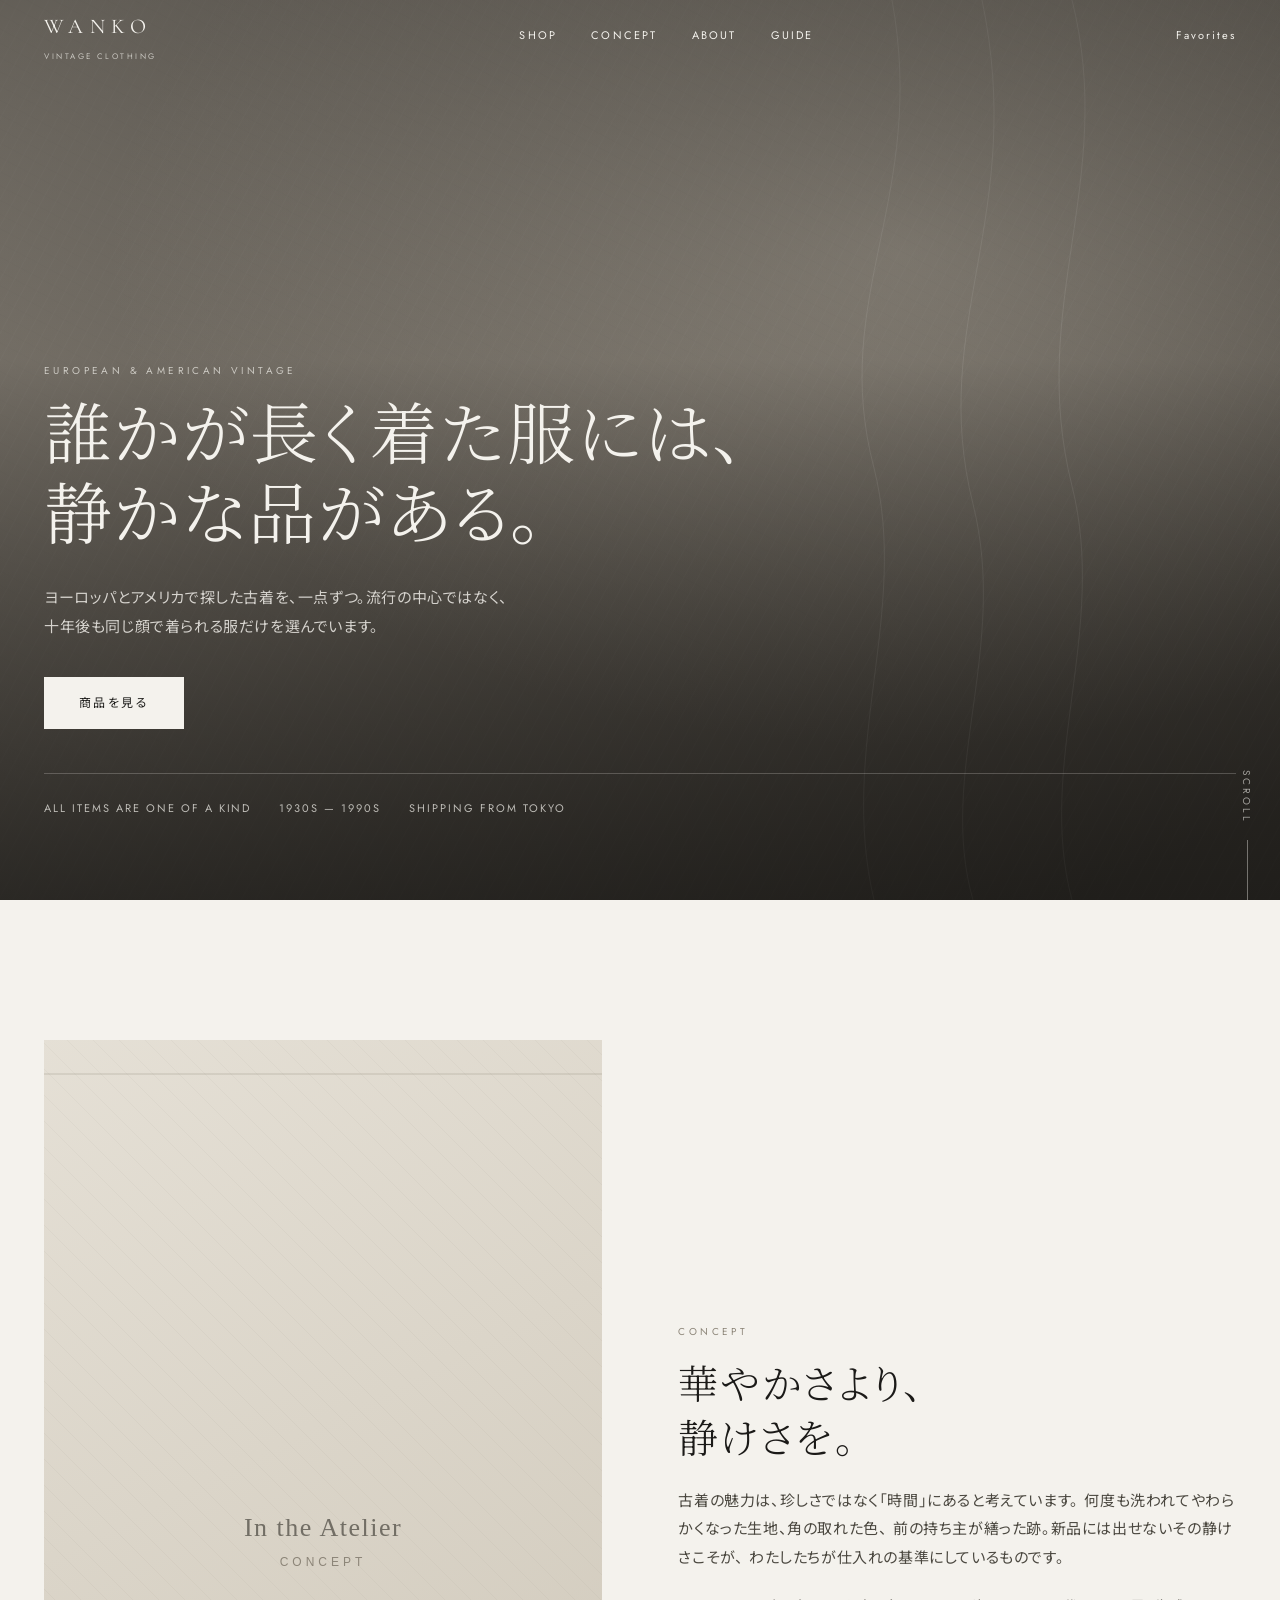
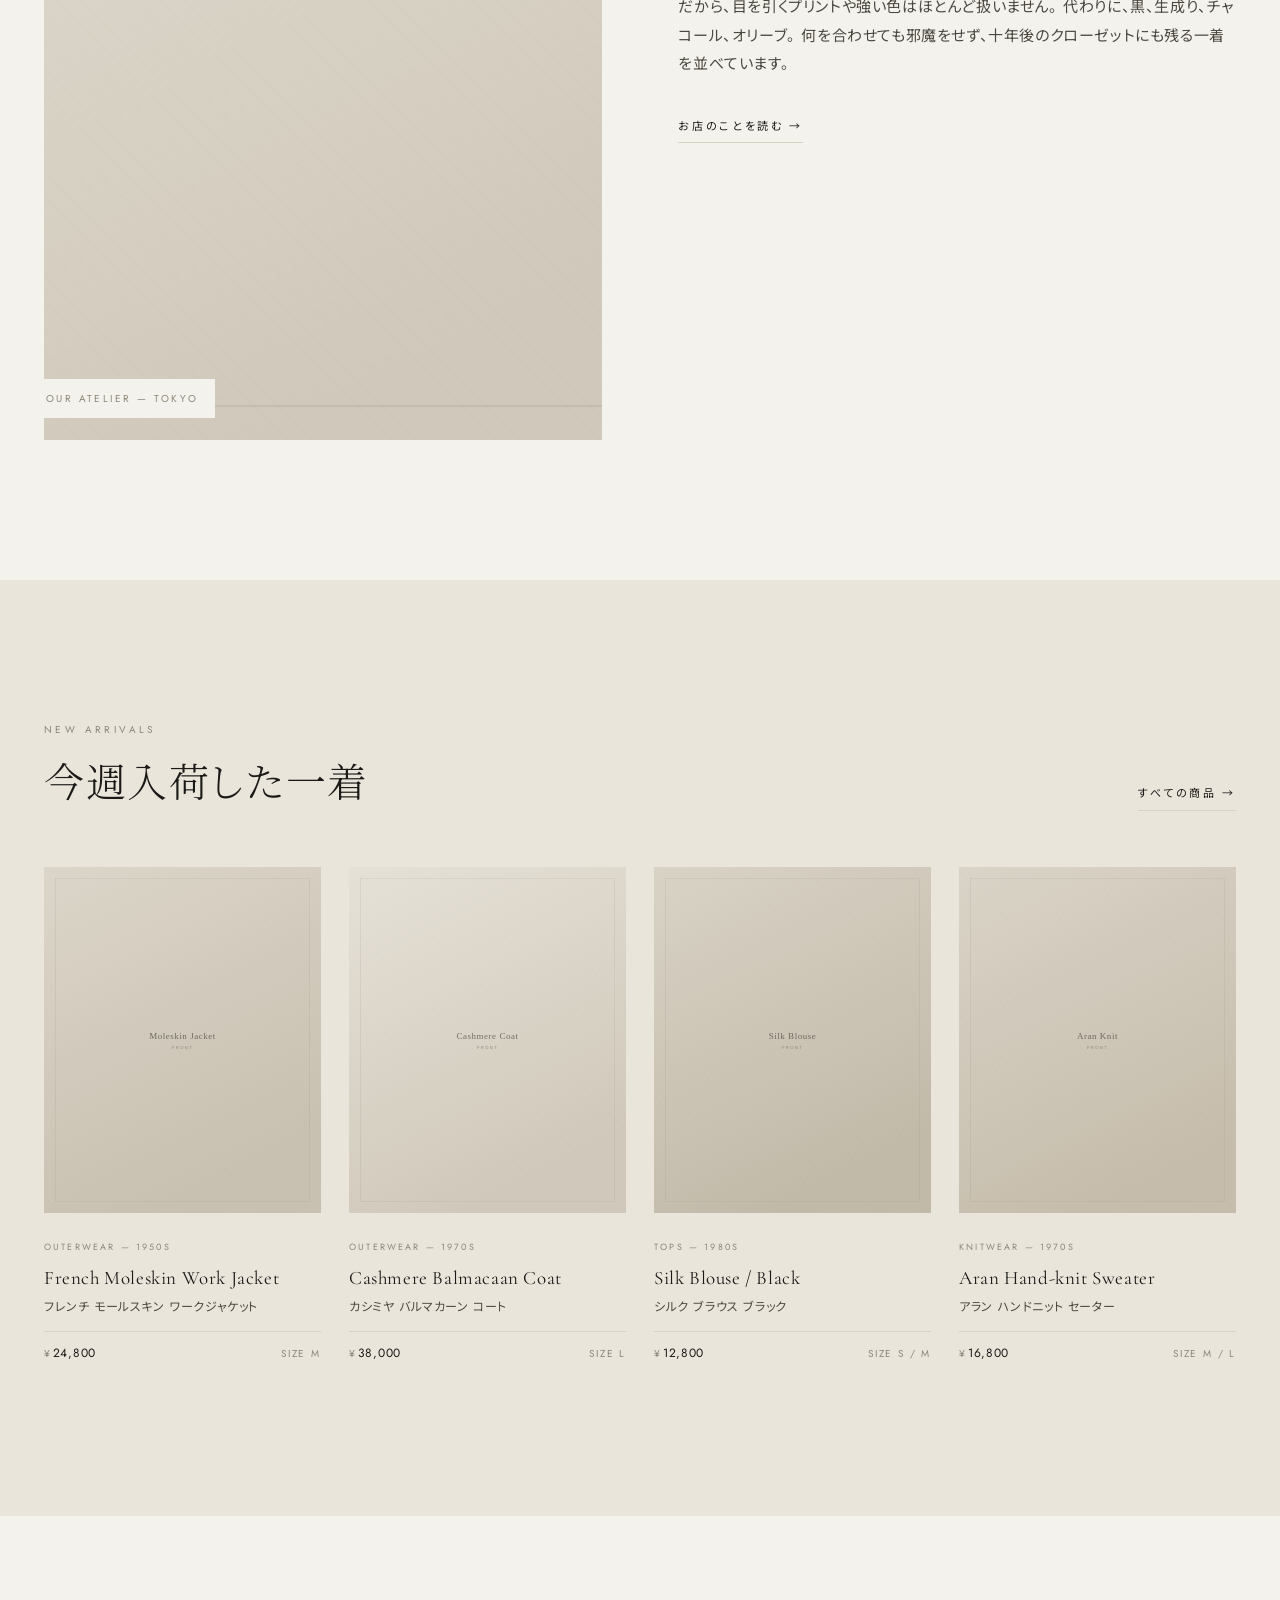
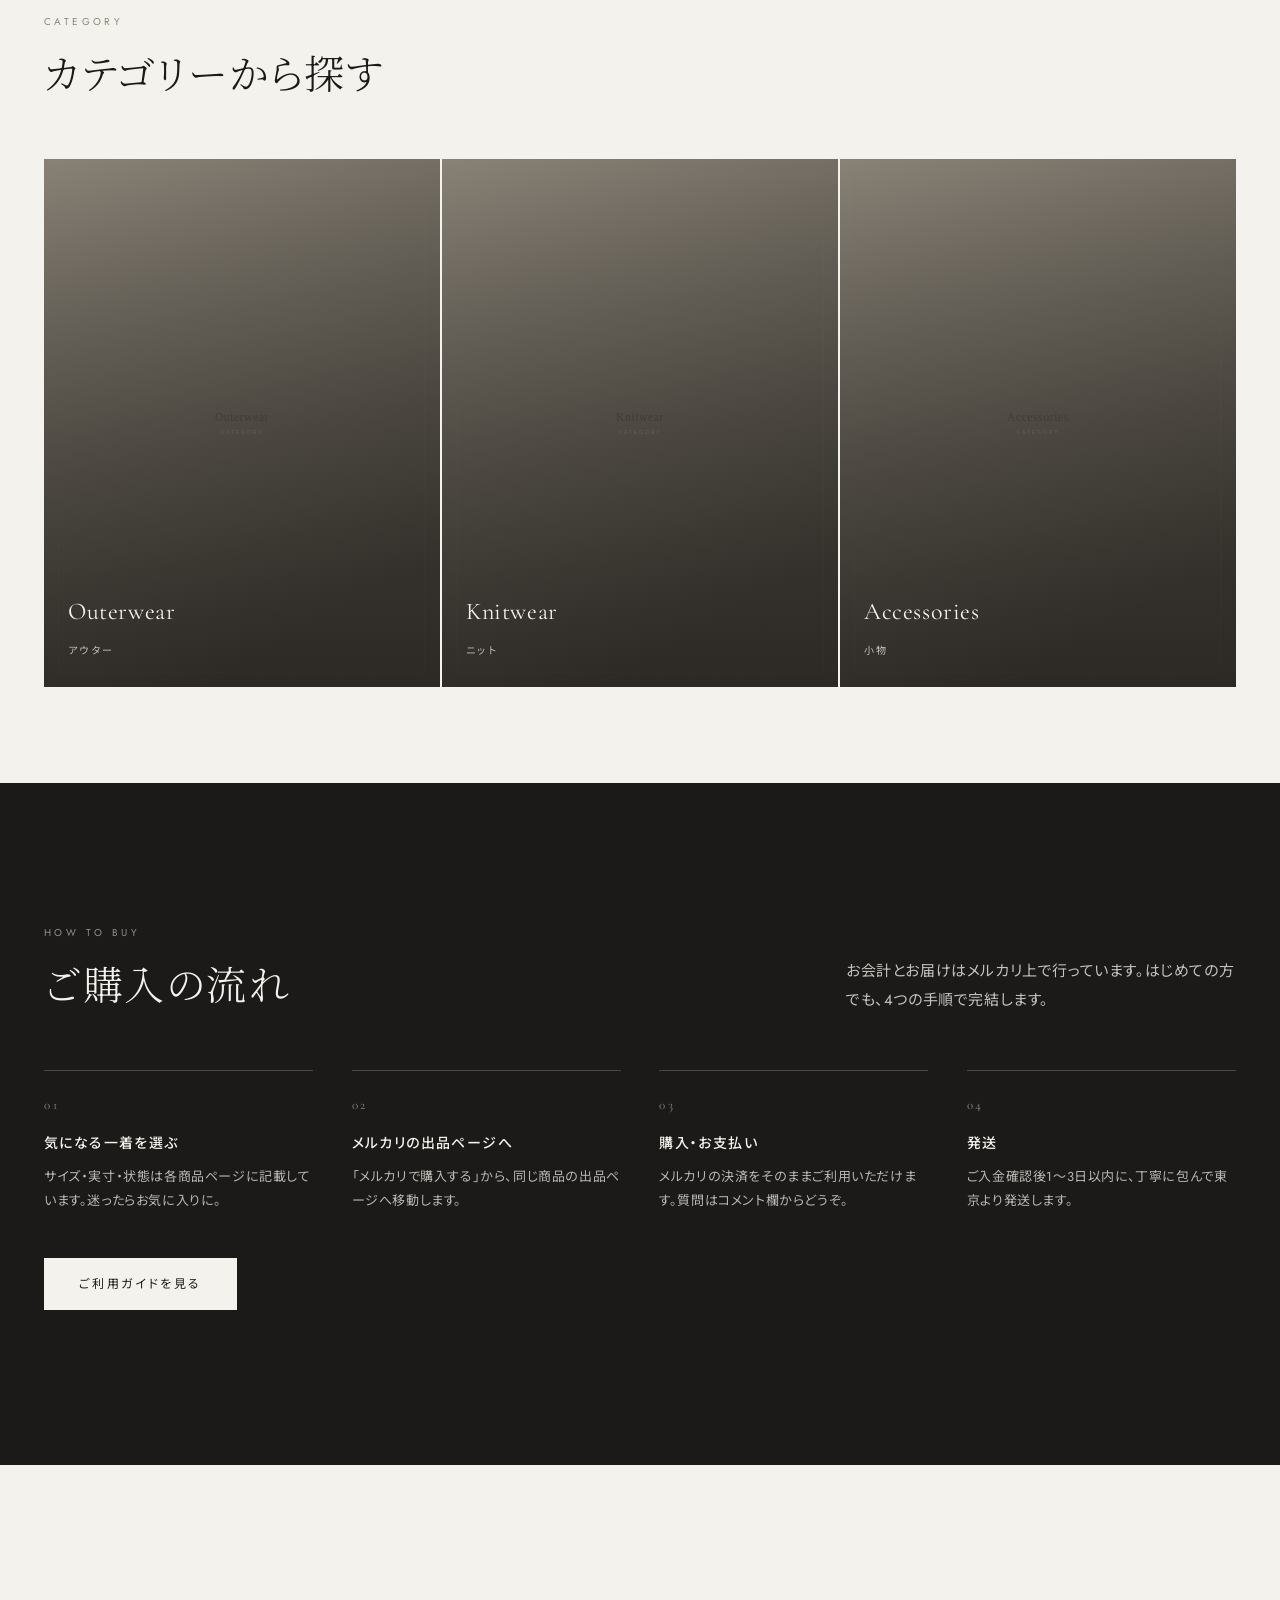
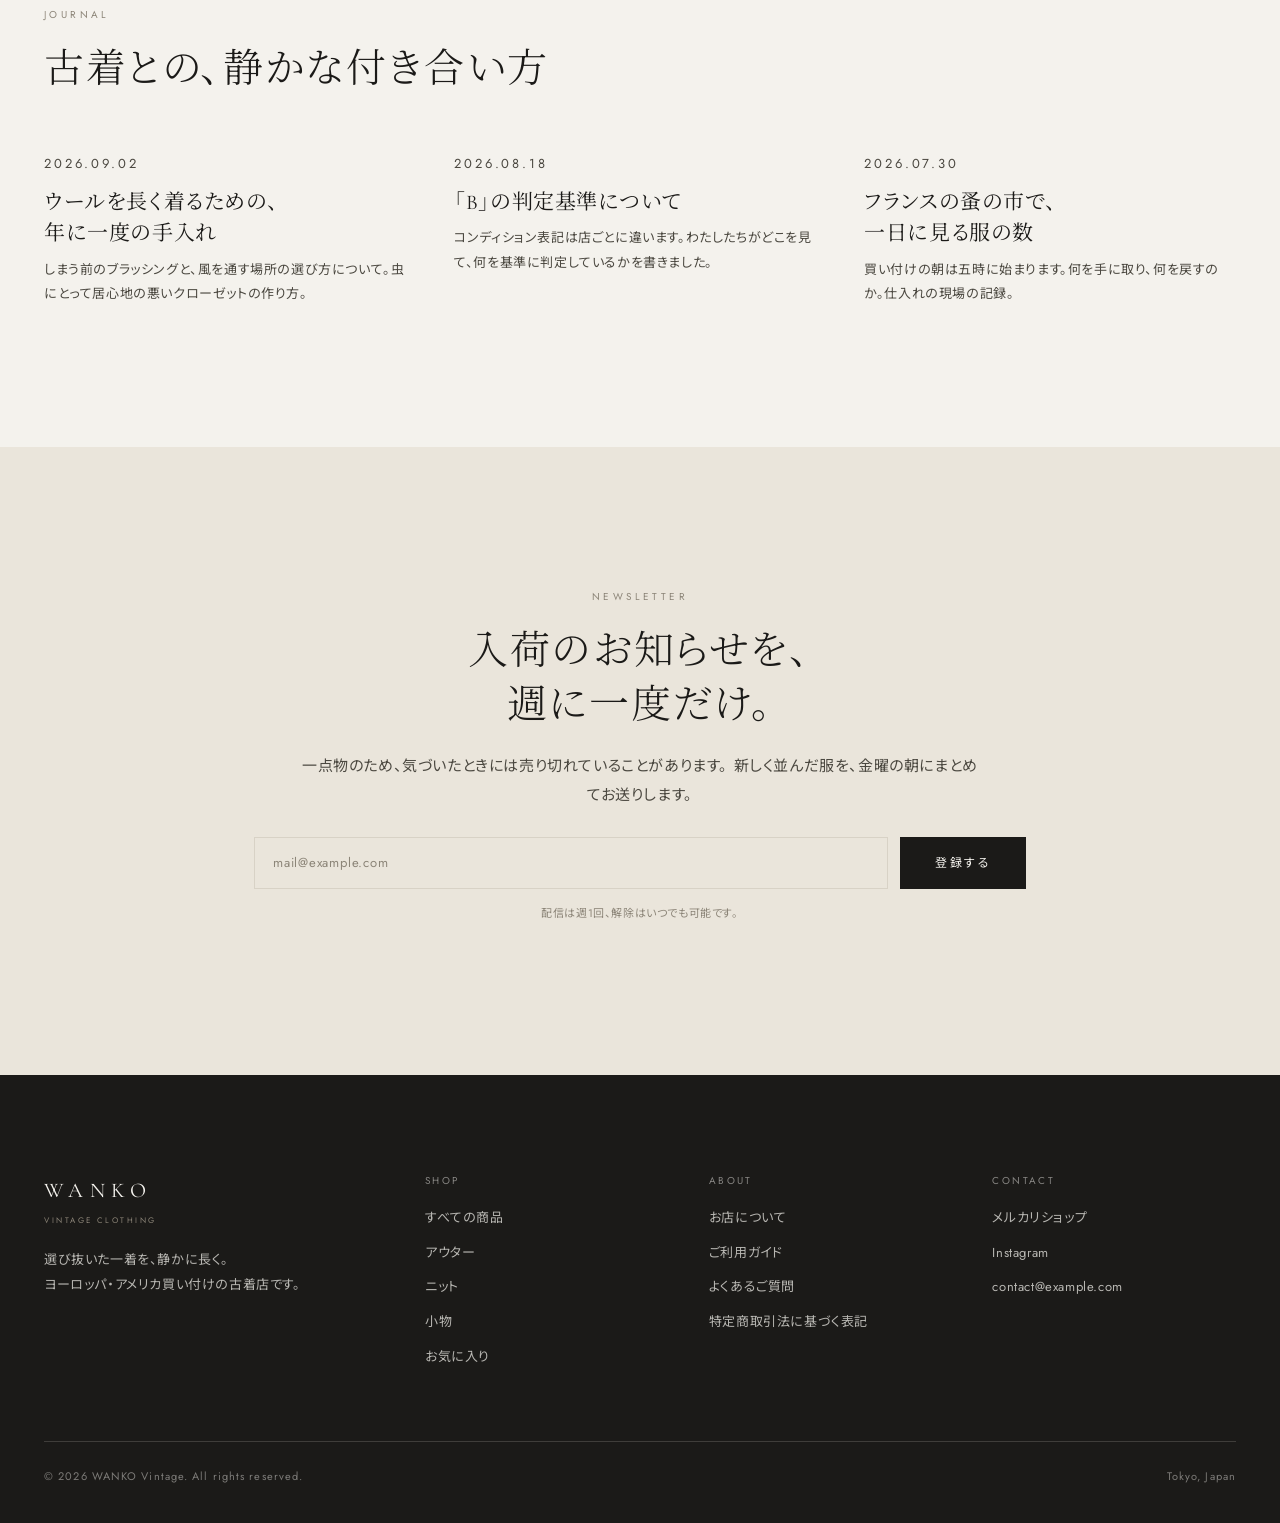
<file: index.html>
<!DOCTYPE html>
<html lang="ja">
<head>
<meta charset="UTF-8">
<meta name="viewport" content="width=device-width, initial-scale=1">
<title>WANKO VINTAGE｜選び抜いた一着を、静かに長く。</title>
<meta name="description" content="ヨーロッパとアメリカから届いた古着を、一点ずつ。派手さではなく、長く着られる静かな服を選んでいます。WANKO VINTAGE のオンラインストア。">
<meta property="og:title" content="WANKO VINTAGE｜選び抜いた一着を、静かに長く。">
<meta property="og:description" content="ヨーロッパとアメリカから届いた古着を、一点ずつ。長く着られる静かな服を選んでいます。">
<meta property="og:type" content="website">
<meta property="og:image" content="assets/img/hero.svg">
<link rel="preconnect" href="https://fonts.googleapis.com">
<link rel="preconnect" href="https://fonts.gstatic.com" crossorigin>
<link href="https://fonts.googleapis.com/css2?family=Cormorant+Garamond:wght@300;400&family=Jost:wght@300;400;500&family=Noto+Sans+JP:wght@300;400;500&family=Noto+Serif+JP:wght@300;400&display=swap" rel="stylesheet">
<link rel="stylesheet" href="assets/css/style.css">
<link rel="icon" href="data:image/svg+xml,<svg xmlns='http://www.w3.org/2000/svg' viewBox='0 0 32 32'><rect width='32' height='32' fill='%231b1a18'/><text x='16' y='22' font-size='16' font-family='serif' fill='%23f4f2ed' text-anchor='middle'>W</text></svg>">
</head>
<body>

<header class="header is-over">
  <div class="header__inner">
    <a class="brand" href="index.html">WANKO<small>Vintage Clothing</small></a>
    <nav class="nav" aria-label="メインメニュー">
      <a href="shop.html">Shop</a>
      <a href="index.html#concept">Concept</a>
      <a href="about.html">About</a>
      <a href="guide.html">Guide</a>
    </nav>
    <div class="header__actions">
      <a class="fav-btn" href="shop.html?fav=1">Favorites<span class="count" data-fav-count style="display:none">0</span></a>
      <button class="burger" type="button" aria-label="メニュー" aria-expanded="false" aria-controls="drawer">
        <span></span><span></span><span></span>
      </button>
    </div>
  </div>
</header>

<nav class="drawer" id="drawer" aria-label="メニュー">
  <a href="shop.html">Shop<small>商品一覧</small></a>
  <a href="index.html#concept">Concept<small>私たちについて</small></a>
  <a href="about.html">About<small>店舗案内</small></a>
  <a href="guide.html">Guide<small>ご利用ガイド</small></a>
  <a href="shop.html?fav=1">Favorites<small>お気に入り</small></a>
</nav>

<main>

  <!-- ============ HERO ============ -->
  <section class="hero">
    <div class="hero__bg">
      <img src="assets/img/hero.svg" alt="" width="1600" height="1000" fetchpriority="high">
    </div>
    <div class="hero__inner wrap">
      <p class="eyebrow" style="color:rgba(244,242,237,.7)">European &amp; American Vintage</p>
      <h1 class="h-display">誰かが長く着た服には、<br>静かな品がある。</h1>
      <p class="hero__lead">
        ヨーロッパとアメリカで探した古着を、一点ずつ。流行の中心ではなく、
        十年後も同じ顔で着られる服だけを選んでいます。
      </p>
      <a class="btn" href="shop.html">商品を見る</a>
      <div class="hero__meta">
        <span>All items are one of a kind</span>
        <span>1930s — 1990s</span>
        <span>Shipping from Tokyo</span>
      </div>
    </div>
    <div class="scroll-hint">Scroll</div>
  </section>

  <!-- ============ CONCEPT ============ -->
  <section class="section" id="concept">
    <div class="wrap concept">
      <figure class="concept__figure reveal" style="margin:0">
        <img src="assets/img/concept.svg" alt="アトリエで検品する様子" width="800" height="1000" loading="lazy">
        <figcaption>Our Atelier — Tokyo</figcaption>
      </figure>
      <div class="concept__body reveal" data-delay="1">
        <p class="eyebrow">Concept</p>
        <h2 class="h-section">華やかさより、<br>静けさを。</h2>
        <p class="lead">
          古着の魅力は、珍しさではなく「時間」にあると考えています。
          何度も洗われてやわらかくなった生地、角の取れた色、
          前の持ち主が繕った跡。新品には出せないその静けさこそが、
          わたしたちが仕入れの基準にしているものです。
        </p>
        <p class="lead">
          だから、目を引くプリントや強い色はほとんど扱いません。
          代わりに、黒、生成り、チャコール、オリーブ。
          何を合わせても邪魔をせず、十年後のクローゼットにも残る一着を並べています。
        </p>
        <p style="margin-top:32px"><a class="link-more" href="about.html">お店のことを読む →</a></p>
      </div>
    </div>
  </section>

  <!-- ============ FEATURED ============ -->
  <section class="section section--warm">
    <div class="wrap">
      <div class="section__head">
        <div>
          <p class="eyebrow">New Arrivals</p>
          <h2 class="h-section">今週入荷した一着</h2>
        </div>
        <a class="link-more" href="shop.html">すべての商品 →</a>
      </div>
      <div class="grid" id="featured"></div>
    </div>
  </section>

  <!-- ============ CATEGORY ============ -->
  <section class="section section--tight">
    <div class="wrap">
      <div class="section__head">
        <div>
          <p class="eyebrow">Category</p>
          <h2 class="h-section">カテゴリーから探す</h2>
        </div>
      </div>
    </div>
    <div class="wrap">
      <div class="cats">
        <a class="cat reveal" href="shop.html?cat=outer">
          <img src="assets/img/cat-outer.svg" alt="" width="900" height="1200" loading="lazy">
          <span class="cat__label"><b>Outerwear</b><span>アウター</span></span>
        </a>
        <a class="cat reveal" data-delay="1" href="shop.html?cat=knit">
          <img src="assets/img/cat-knit.svg" alt="" width="900" height="1200" loading="lazy">
          <span class="cat__label"><b>Knitwear</b><span>ニット</span></span>
        </a>
        <a class="cat reveal" data-delay="2" href="shop.html?cat=accessory">
          <img src="assets/img/cat-accessory.svg" alt="" width="900" height="1200" loading="lazy">
          <span class="cat__label"><b>Accessories</b><span>小物</span></span>
        </a>
      </div>
    </div>
  </section>

  <!-- ============ HOW TO BUY ============ -->
  <section class="section section--ink">
    <div class="wrap">
      <div class="section__head">
        <div>
          <p class="eyebrow">How to Buy</p>
          <h2 class="h-section">ご購入の流れ</h2>
        </div>
        <p class="lead" style="max-width:26em">
          お会計とお届けはメルカリ上で行っています。はじめての方でも、4つの手順で完結します。
        </p>
      </div>
      <div class="steps">
        <div class="step reveal">
          <h3>気になる一着を選ぶ</h3>
          <p>サイズ・実寸・状態は各商品ページに記載しています。迷ったらお気に入りに。</p>
        </div>
        <div class="step reveal" data-delay="1">
          <h3>メルカリの出品ページへ</h3>
          <p>「メルカリで購入する」から、同じ商品の出品ページへ移動します。</p>
        </div>
        <div class="step reveal" data-delay="2">
          <h3>購入・お支払い</h3>
          <p>メルカリの決済をそのままご利用いただけます。質問はコメント欄からどうぞ。</p>
        </div>
        <div class="step reveal" data-delay="3">
          <h3>発送</h3>
          <p>ご入金確認後1〜3日以内に、丁寧に包んで東京より発送します。</p>
        </div>
      </div>
      <p style="margin-top:44px"><a class="btn" style="background:var(--paper);border-color:var(--paper);color:var(--ink)" href="guide.html">ご利用ガイドを見る</a></p>
    </div>
  </section>

  <!-- ============ JOURNAL ============ -->
  <section class="section">
    <div class="wrap">
      <div class="section__head">
        <div>
          <p class="eyebrow">Journal</p>
          <h2 class="h-section">古着との、静かな付き合い方</h2>
        </div>
      </div>
      <div class="notes">
        <article class="note reveal">
          <p class="note__date">2026.09.02</p>
          <h3>ウールを長く着るための、<br>年に一度の手入れ</h3>
          <p>しまう前のブラッシングと、風を通す場所の選び方について。虫にとって居心地の悪いクローゼットの作り方。</p>
        </article>
        <article class="note reveal" data-delay="1">
          <p class="note__date">2026.08.18</p>
          <h3>「B」の判定基準について</h3>
          <p>コンディション表記は店ごとに違います。わたしたちがどこを見て、何を基準に判定しているかを書きました。</p>
        </article>
        <article class="note reveal" data-delay="2">
          <p class="note__date">2026.07.30</p>
          <h3>フランスの蚤の市で、<br>一日に見る服の数</h3>
          <p>買い付けの朝は五時に始まります。何を手に取り、何を戻すのか。仕入れの現場の記録。</p>
        </article>
      </div>
    </div>
  </section>

  <!-- ============ NEWSLETTER ============ -->
  <section class="section section--warm">
    <div class="wrap wrap--narrow center">
      <p class="eyebrow">Newsletter</p>
      <h2 class="h-section">入荷のお知らせを、<br>週に一度だけ。</h2>
      <p class="lead" style="margin-inline:auto">
        一点物のため、気づいたときには売り切れていることがあります。
        新しく並んだ服を、金曜の朝にまとめてお送りします。
      </p>
      <form class="subscribe" data-subscribe style="justify-content:center">
        <input type="email" name="email" placeholder="mail@example.com" required aria-label="メールアドレス">
        <button class="btn" type="submit">登録する</button>
      </form>
      <p class="form-note">配信は週1回、解除はいつでも可能です。</p>
    </div>
  </section>

</main>

<footer class="footer">
  <div class="wrap">
    <div class="footer__top">
      <div>
        <a class="brand" href="index.html">WANKO<small>Vintage Clothing</small></a>
        <p style="margin-top:20px;font-size:13px;max-width:22em">
          選び抜いた一着を、静かに長く。<br>ヨーロッパ・アメリカ買い付けの古着店です。
        </p>
      </div>
      <div>
        <h4>Shop</h4>
        <ul>
          <li><a href="shop.html">すべての商品</a></li>
          <li><a href="shop.html?cat=outer">アウター</a></li>
          <li><a href="shop.html?cat=knit">ニット</a></li>
          <li><a href="shop.html?cat=accessory">小物</a></li>
          <li><a href="shop.html?fav=1">お気に入り</a></li>
        </ul>
      </div>
      <div>
        <h4>About</h4>
        <ul>
          <li><a href="about.html">お店について</a></li>
          <li><a href="guide.html">ご利用ガイド</a></li>
          <li><a href="guide.html#faq">よくあるご質問</a></li>
          <li><a href="guide.html#law">特定商取引法に基づく表記</a></li>
        </ul>
      </div>
      <div>
        <h4>Contact</h4>
        <ul>
          <li><a data-shop-mercari href="#" target="_blank" rel="noopener noreferrer">メルカリショップ</a></li>
          <li><a data-shop-instagram href="#" target="_blank" rel="noopener noreferrer">Instagram</a></li>
          <li><a data-shop-email="text" href="#">contact@example.com</a></li>
        </ul>
      </div>
    </div>
    <div class="footer__bottom">
      <span>© <span data-year>2026</span> WANKO Vintage. All rights reserved.</span>
      <span>Tokyo, Japan</span>
    </div>
  </div>
</footer>

<script src="assets/js/products.js"></script>
<script src="assets/js/main.js"></script>
<script>
  document.addEventListener("DOMContentLoaded", function () {
    var featured = PRODUCTS.filter(function (p) { return p.featured; }).slice(0, 4);
    WK.renderCards(document.getElementById("featured"), featured);
  });
</script>
</body>
</html>
</file>
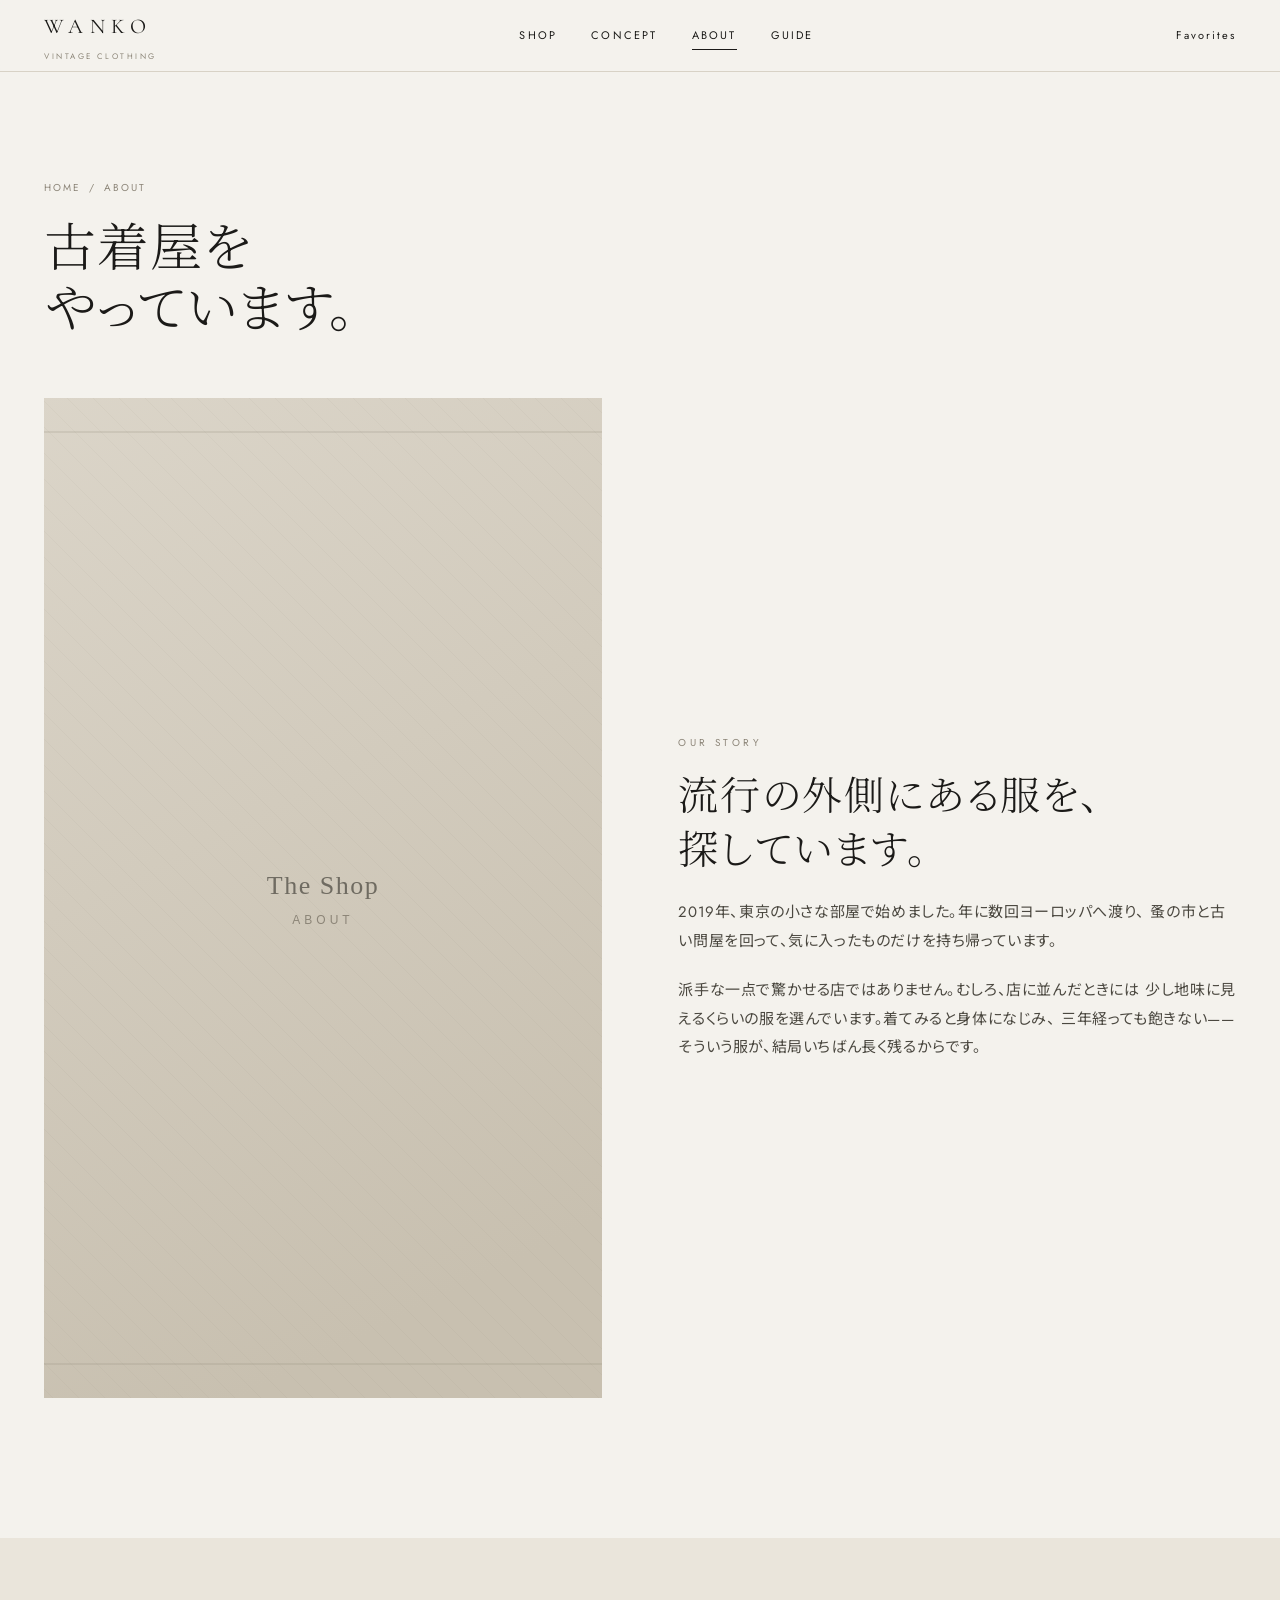
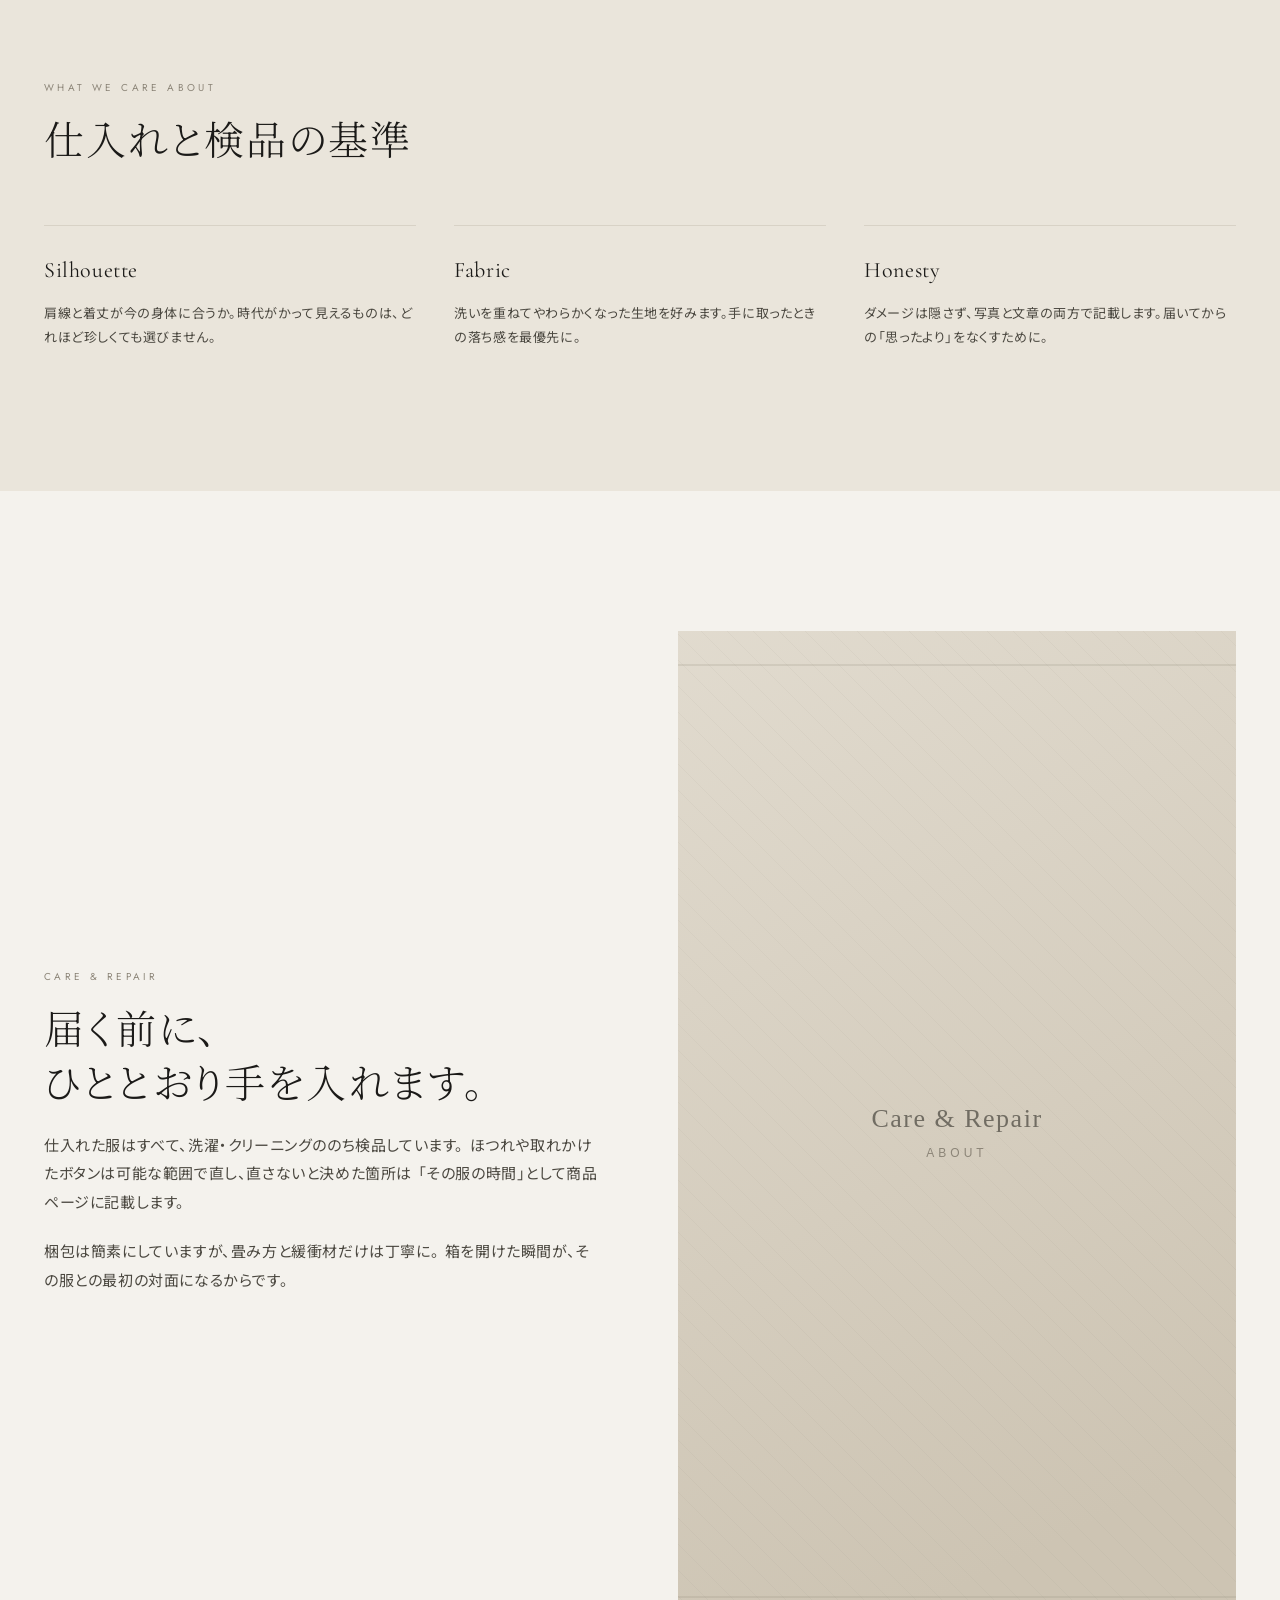
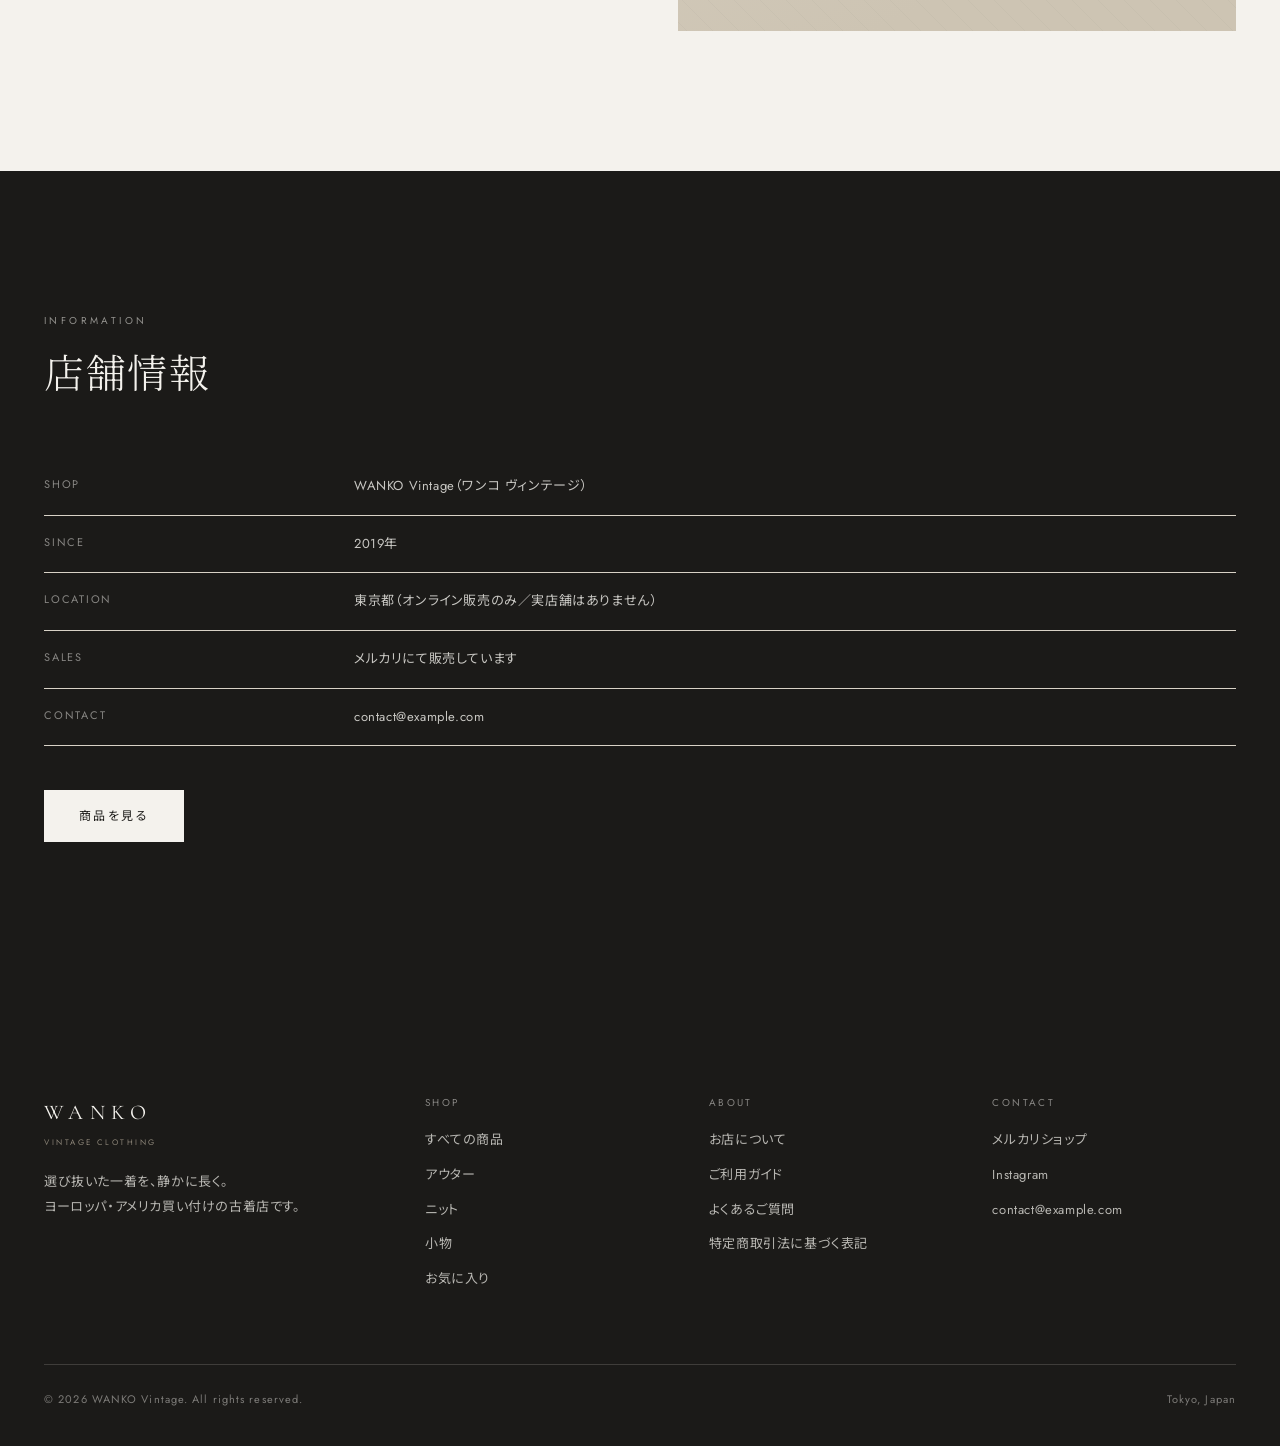
<file: about.html>
<!DOCTYPE html>
<html lang="ja">
<head>
<meta charset="UTF-8">
<meta name="viewport" content="width=device-width, initial-scale=1">
<title>お店について｜WANKO VINTAGE</title>
<meta name="description" content="2019年から、ヨーロッパとアメリカで古着を買い付けています。WANKO VINTAGE のコンセプトと仕入れ基準について。">
<meta property="og:title" content="お店について｜WANKO VINTAGE">
<meta property="og:description" content="2019年から、ヨーロッパとアメリカで古着を買い付けています。WANKO VINTAGE のコンセプトと仕入れ基準について。">
<meta property="og:type" content="website">
<link rel="preconnect" href="https://fonts.googleapis.com">
<link rel="preconnect" href="https://fonts.gstatic.com" crossorigin>
<link href="https://fonts.googleapis.com/css2?family=Cormorant+Garamond:wght@300;400&family=Jost:wght@300;400;500&family=Noto+Sans+JP:wght@300;400;500&family=Noto+Serif+JP:wght@300;400&display=swap" rel="stylesheet">
<link rel="stylesheet" href="assets/css/style.css">
<link rel="icon" href="data:image/svg+xml,<svg xmlns='http://www.w3.org/2000/svg' viewBox='0 0 32 32'><rect width='32' height='32' fill='%231b1a18'/><text x='16' y='22' font-size='16' font-family='serif' fill='%23f4f2ed' text-anchor='middle'>W</text></svg>">
</head>
<body>

<header class="header is-static">
  <div class="header__inner">
    <a class="brand" href="index.html">WANKO<small>Vintage Clothing</small></a>
    <nav class="nav" aria-label="メインメニュー">
      <a href="shop.html">Shop</a>
      <a href="index.html#concept">Concept</a>
      <a href="about.html" aria-current="page">About</a>
      <a href="guide.html">Guide</a>
    </nav>
    <div class="header__actions">
      <a class="fav-btn" href="shop.html?fav=1">Favorites<span class="count" data-fav-count style="display:none">0</span></a>
      <button class="burger" type="button" aria-label="メニュー" aria-expanded="false" aria-controls="drawer">
        <span></span><span></span><span></span>
      </button>
    </div>
  </div>
</header>

<nav class="drawer" id="drawer" aria-label="メニュー">
  <a href="shop.html">Shop<small>商品一覧</small></a>
  <a href="index.html#concept">Concept<small>私たちについて</small></a>
  <a href="about.html">About<small>店舗案内</small></a>
  <a href="guide.html">Guide<small>ご利用ガイド</small></a>
  <a href="shop.html?fav=1">Favorites<small>お気に入り</small></a>
</nav>

<main>
  <section class="page-head">
    <div class="wrap">
      <p class="breadcrumb"><a href="index.html">Home</a><span>/</span>About</p>
      <h1 class="h-display">古着屋を<br>やっています。</h1>
    </div>
  </section>

  <section class="section" style="padding-top:0">
    <div class="wrap about-grid">
      <div class="reveal">
        <img src="assets/img/about.svg" alt="店内の様子" width="800" height="1000" loading="lazy">
      </div>
      <div class="reveal" data-delay="1">
        <p class="eyebrow">Our Story</p>
        <h2 class="h-section">流行の外側にある服を、<br>探しています。</h2>
        <p class="lead">
          2019年、東京の小さな部屋で始めました。年に数回ヨーロッパへ渡り、
          蚤の市と古い問屋を回って、気に入ったものだけを持ち帰っています。
        </p>
        <p class="lead" style="margin-top:1.4em">
          派手な一点で驚かせる店ではありません。むしろ、店に並んだときには
          少し地味に見えるくらいの服を選んでいます。着てみると身体になじみ、
          三年経っても飽きない——そういう服が、結局いちばん長く残るからです。
        </p>
      </div>
    </div>
  </section>

  <section class="section section--warm">
    <div class="wrap">
      <div class="section__head">
        <div>
          <p class="eyebrow">What we care about</p>
          <h2 class="h-section">仕入れと検品の基準</h2>
        </div>
      </div>
      <div class="values">
        <div class="value reveal">
          <h3>Silhouette</h3>
          <p>肩線と着丈が今の身体に合うか。時代がかって見えるものは、どれほど珍しくても選びません。</p>
        </div>
        <div class="value reveal" data-delay="1">
          <h3>Fabric</h3>
          <p>洗いを重ねてやわらかくなった生地を好みます。手に取ったときの落ち感を最優先に。</p>
        </div>
        <div class="value reveal" data-delay="2">
          <h3>Honesty</h3>
          <p>ダメージは隠さず、写真と文章の両方で記載します。届いてからの「思ったより」をなくすために。</p>
        </div>
      </div>
    </div>
  </section>

  <section class="section">
    <div class="wrap about-grid">
      <div class="reveal" data-delay="1" style="order:2">
        <img src="assets/img/about-2.svg" alt="補修の道具" width="800" height="1000" loading="lazy">
      </div>
      <div class="reveal" style="order:1">
        <p class="eyebrow">Care &amp; Repair</p>
        <h2 class="h-section">届く前に、<br>ひととおり手を入れます。</h2>
        <p class="lead">
          仕入れた服はすべて、洗濯・クリーニングののち検品しています。
          ほつれや取れかけたボタンは可能な範囲で直し、直さないと決めた箇所は
          「その服の時間」として商品ページに記載します。
        </p>
        <p class="lead" style="margin-top:1.4em">
          梱包は簡素にしていますが、畳み方と緩衝材だけは丁寧に。
          箱を開けた瞬間が、その服との最初の対面になるからです。
        </p>
      </div>
    </div>
  </section>

  <section class="section section--ink">
    <div class="wrap">
      <div class="section__head">
        <div>
          <p class="eyebrow">Information</p>
          <h2 class="h-section">店舗情報</h2>
        </div>
      </div>
      <table class="info-table" style="color:rgba(244,242,237,.8)">
        <tbody>
          <tr><th style="color:rgba(244,242,237,.5)">Shop</th><td>WANKO Vintage（ワンコ ヴィンテージ）</td></tr>
          <tr><th style="color:rgba(244,242,237,.5)">Since</th><td>2019年</td></tr>
          <tr><th style="color:rgba(244,242,237,.5)">Location</th><td>東京都（オンライン販売のみ／実店舗はありません）</td></tr>
          <tr><th style="color:rgba(244,242,237,.5)">Sales</th><td>メルカリにて販売しています</td></tr>
          <tr><th style="color:rgba(244,242,237,.5)">Contact</th><td><a data-shop-email="text" href="#">contact@example.com</a></td></tr>
        </tbody>
      </table>
      <p style="margin-top:44px">
        <a class="btn" style="background:var(--paper);border-color:var(--paper);color:var(--ink)" href="shop.html">商品を見る</a>
      </p>
    </div>
  </section>
</main>

<footer class="footer">
  <div class="wrap">
    <div class="footer__top">
      <div>
        <a class="brand" href="index.html">WANKO<small>Vintage Clothing</small></a>
        <p style="margin-top:20px;font-size:13px;max-width:22em">
          選び抜いた一着を、静かに長く。<br>ヨーロッパ・アメリカ買い付けの古着店です。
        </p>
      </div>
      <div>
        <h4>Shop</h4>
        <ul>
          <li><a href="shop.html">すべての商品</a></li>
          <li><a href="shop.html?cat=outer">アウター</a></li>
          <li><a href="shop.html?cat=knit">ニット</a></li>
          <li><a href="shop.html?cat=accessory">小物</a></li>
          <li><a href="shop.html?fav=1">お気に入り</a></li>
        </ul>
      </div>
      <div>
        <h4>About</h4>
        <ul>
          <li><a href="about.html">お店について</a></li>
          <li><a href="guide.html">ご利用ガイド</a></li>
          <li><a href="guide.html#faq">よくあるご質問</a></li>
          <li><a href="guide.html#law">特定商取引法に基づく表記</a></li>
        </ul>
      </div>
      <div>
        <h4>Contact</h4>
        <ul>
          <li><a data-shop-mercari href="#" target="_blank" rel="noopener noreferrer">メルカリショップ</a></li>
          <li><a data-shop-instagram href="#" target="_blank" rel="noopener noreferrer">Instagram</a></li>
          <li><a data-shop-email="text" href="#">contact@example.com</a></li>
        </ul>
      </div>
    </div>
    <div class="footer__bottom">
      <span>© <span data-year>2026</span> WANKO Vintage. All rights reserved.</span>
      <span>Tokyo, Japan</span>
    </div>
  </div>
</footer>
<script src="assets/js/products.js"></script>
<script src="assets/js/main.js"></script>
</body>
</html>
</file>
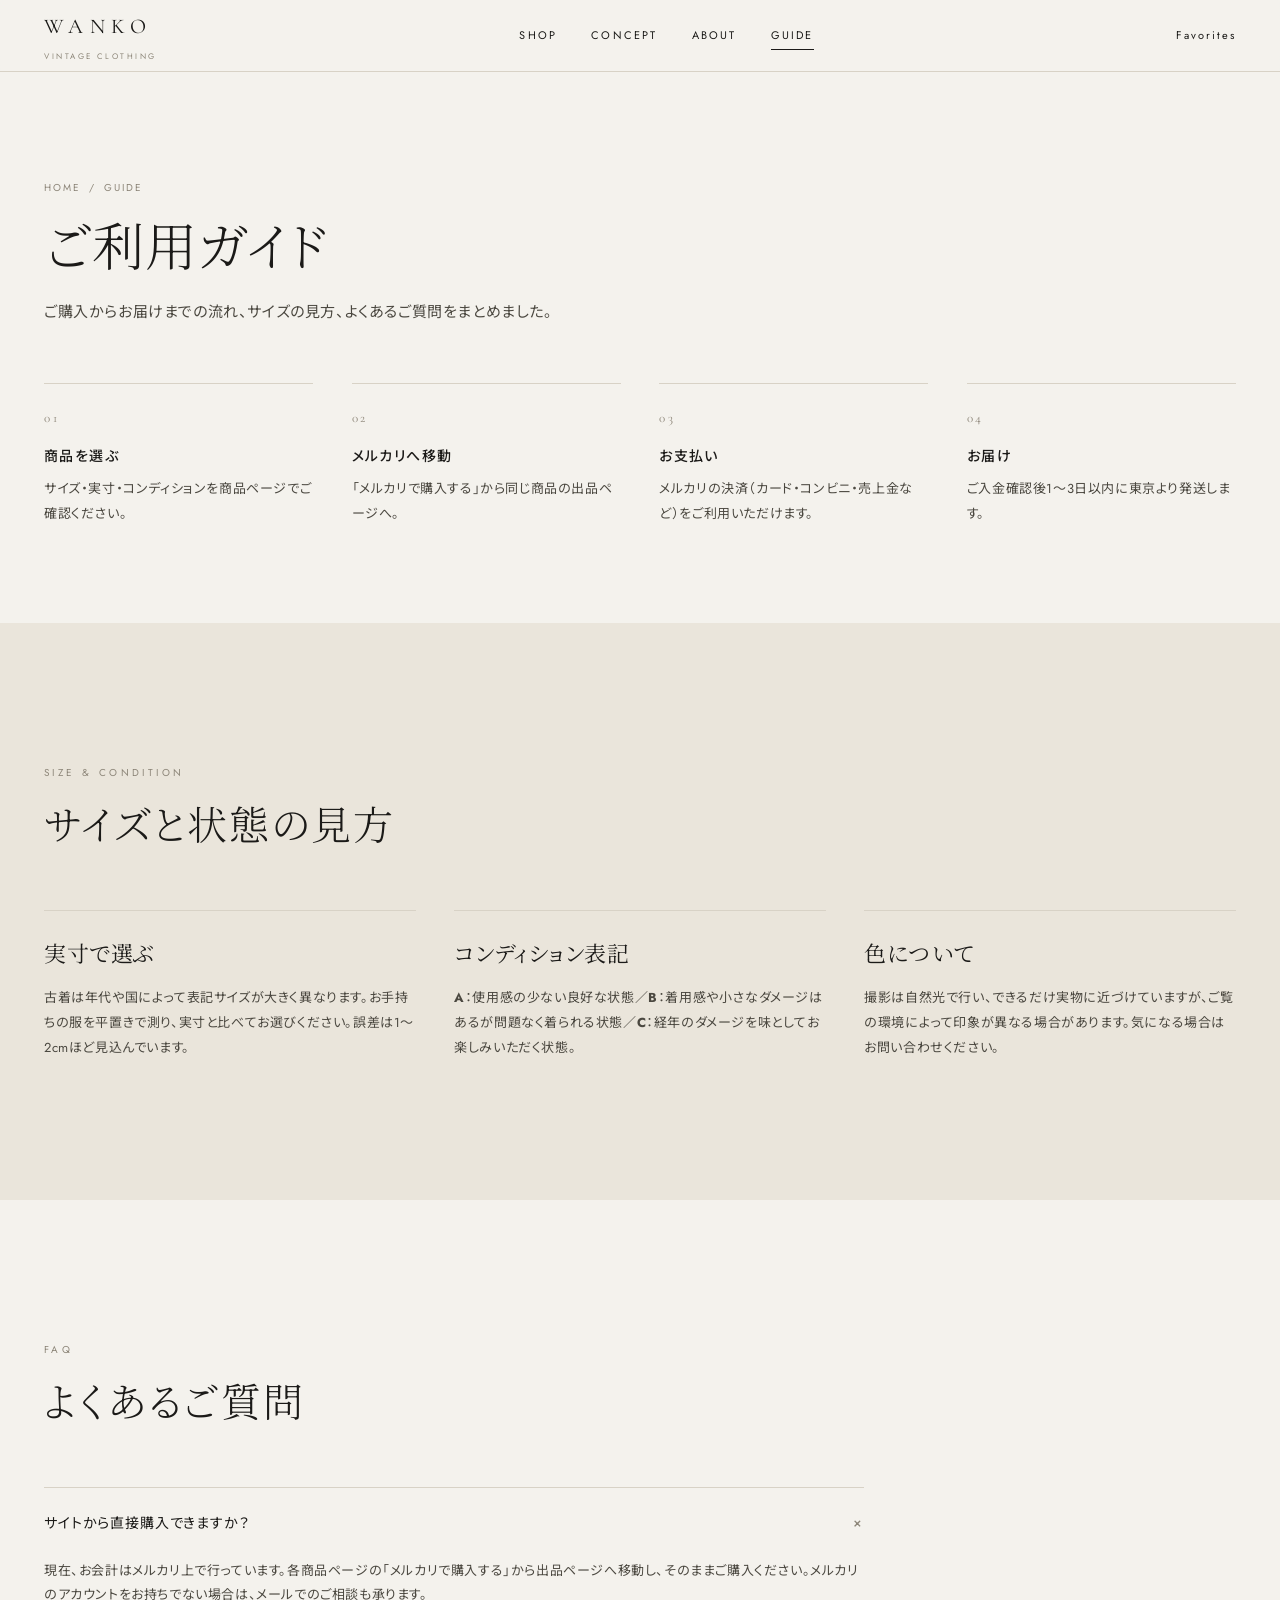
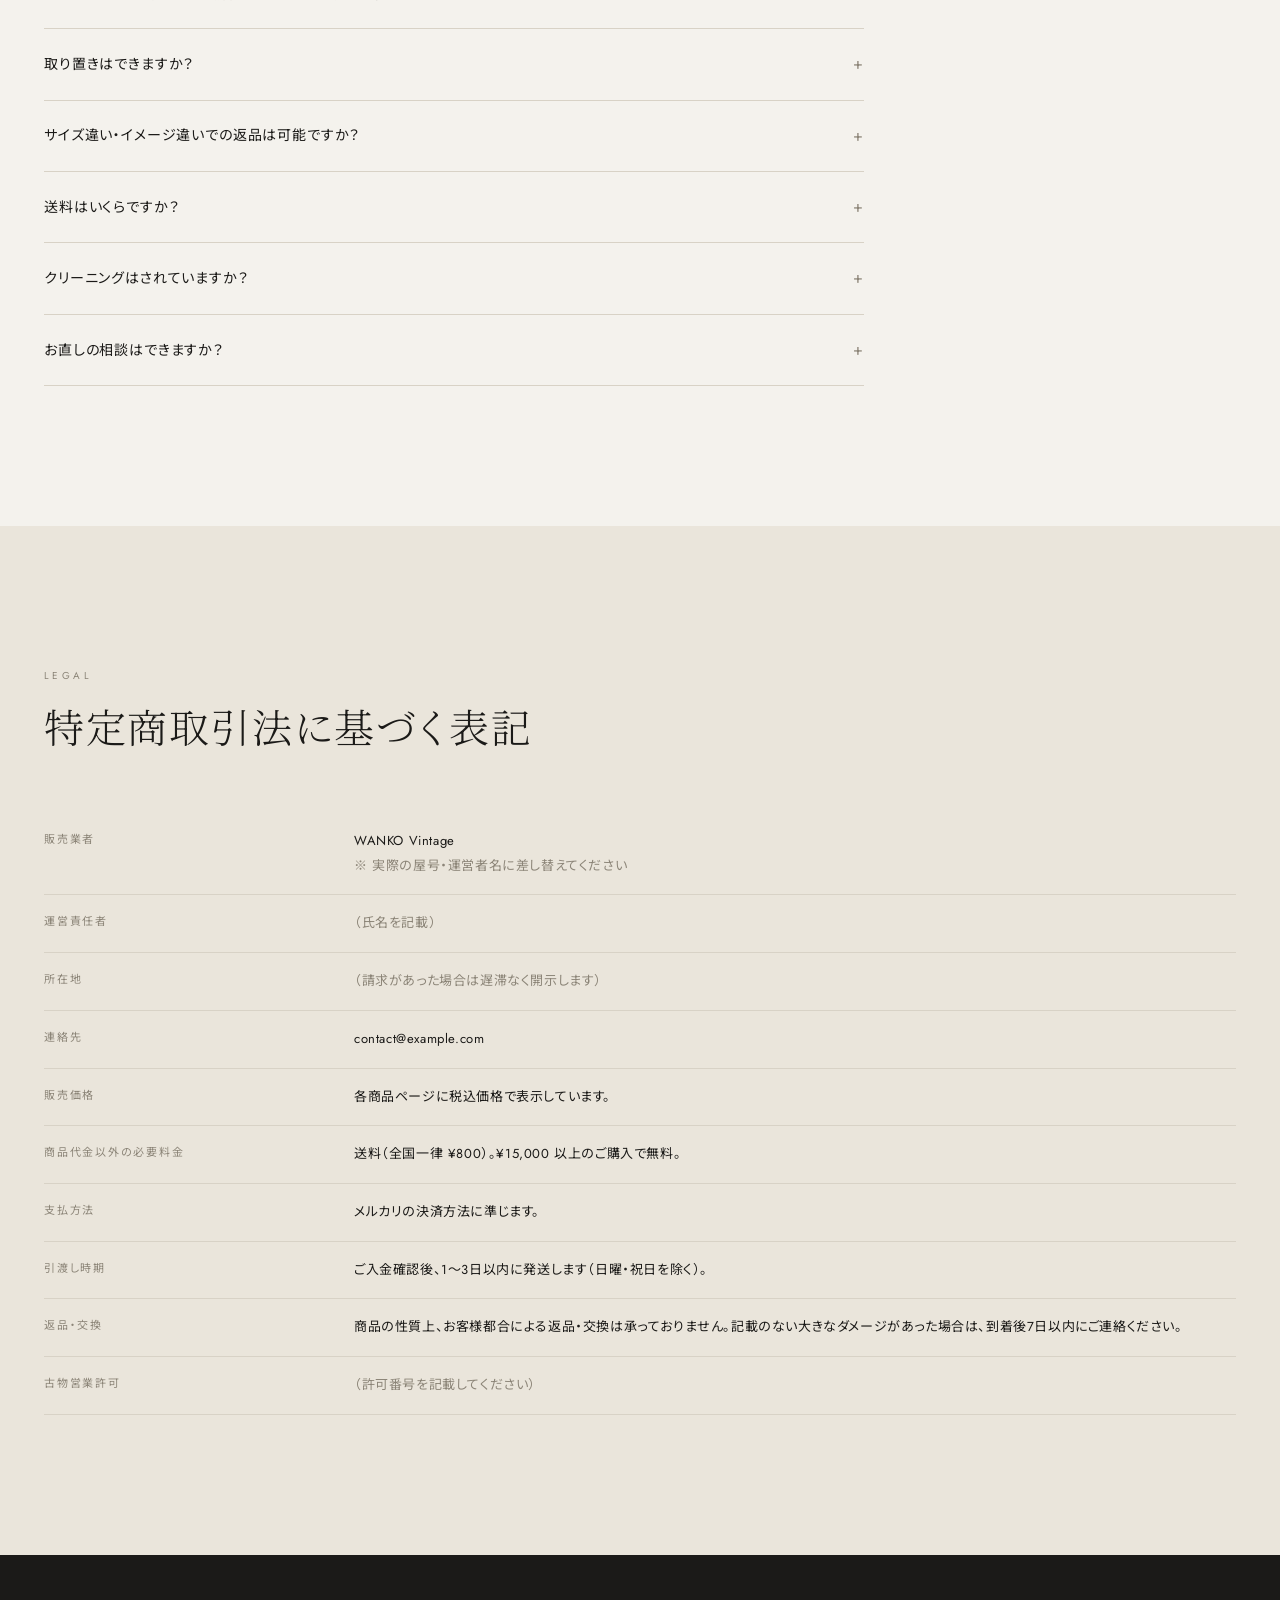
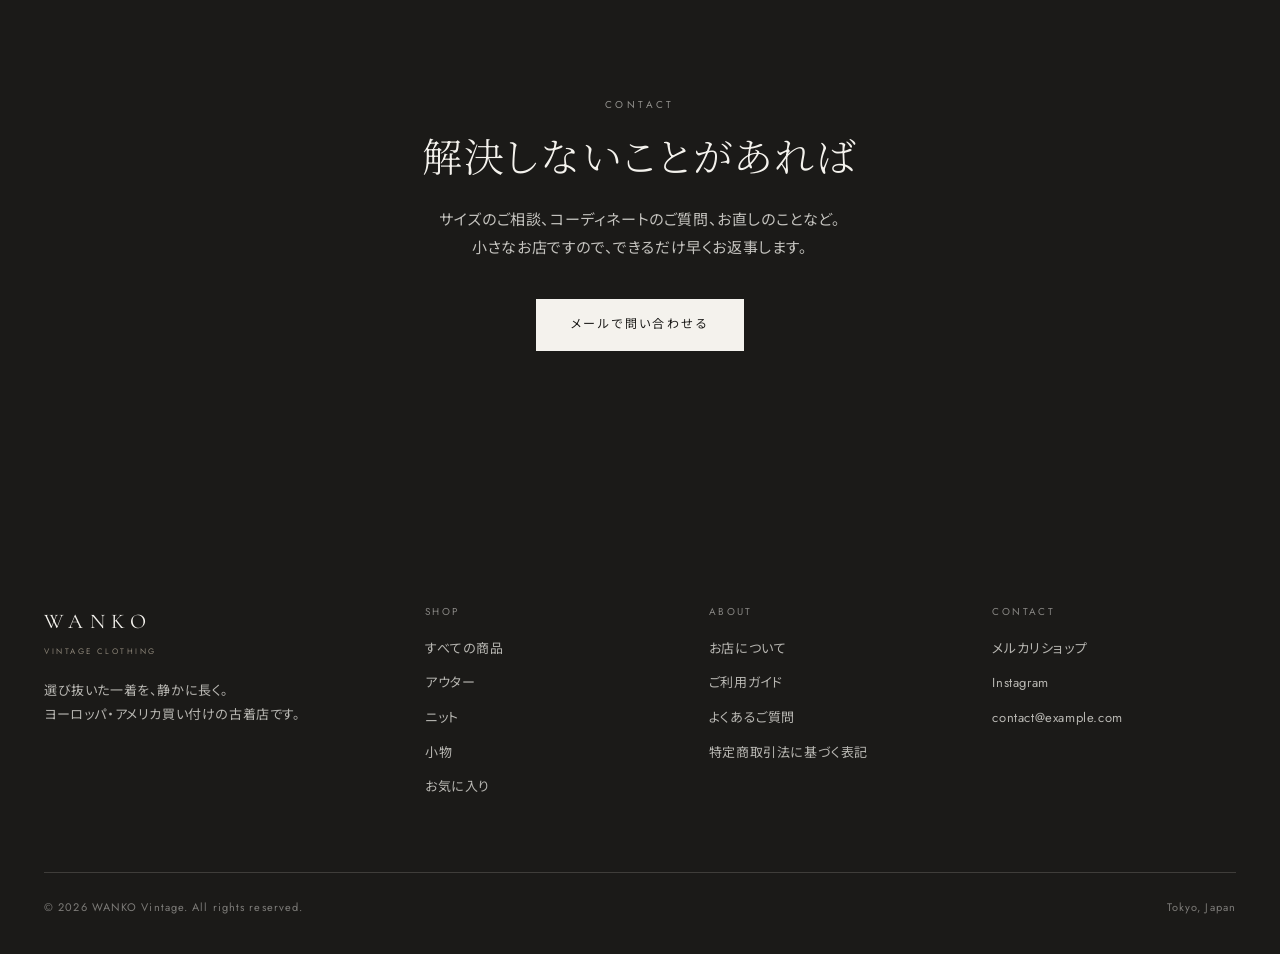
<file: guide.html>
<!DOCTYPE html>
<html lang="ja">
<head>
<meta charset="UTF-8">
<meta name="viewport" content="width=device-width, initial-scale=1">
<title>ご利用ガイド｜WANKO VINTAGE</title>
<meta name="description" content="ご購入の流れ、サイズと状態の見方、よくあるご質問、特定商取引法に基づく表記。">
<meta property="og:title" content="ご利用ガイド｜WANKO VINTAGE">
<meta property="og:description" content="ご購入の流れ、サイズと状態の見方、よくあるご質問、特定商取引法に基づく表記。">
<meta property="og:type" content="website">
<link rel="preconnect" href="https://fonts.googleapis.com">
<link rel="preconnect" href="https://fonts.gstatic.com" crossorigin>
<link href="https://fonts.googleapis.com/css2?family=Cormorant+Garamond:wght@300;400&family=Jost:wght@300;400;500&family=Noto+Sans+JP:wght@300;400;500&family=Noto+Serif+JP:wght@300;400&display=swap" rel="stylesheet">
<link rel="stylesheet" href="assets/css/style.css">
<link rel="icon" href="data:image/svg+xml,<svg xmlns='http://www.w3.org/2000/svg' viewBox='0 0 32 32'><rect width='32' height='32' fill='%231b1a18'/><text x='16' y='22' font-size='16' font-family='serif' fill='%23f4f2ed' text-anchor='middle'>W</text></svg>">
</head>
<body>

<header class="header is-static">
  <div class="header__inner">
    <a class="brand" href="index.html">WANKO<small>Vintage Clothing</small></a>
    <nav class="nav" aria-label="メインメニュー">
      <a href="shop.html">Shop</a>
      <a href="index.html#concept">Concept</a>
      <a href="about.html">About</a>
      <a href="guide.html" aria-current="page">Guide</a>
    </nav>
    <div class="header__actions">
      <a class="fav-btn" href="shop.html?fav=1">Favorites<span class="count" data-fav-count style="display:none">0</span></a>
      <button class="burger" type="button" aria-label="メニュー" aria-expanded="false" aria-controls="drawer">
        <span></span><span></span><span></span>
      </button>
    </div>
  </div>
</header>

<nav class="drawer" id="drawer" aria-label="メニュー">
  <a href="shop.html">Shop<small>商品一覧</small></a>
  <a href="index.html#concept">Concept<small>私たちについて</small></a>
  <a href="about.html">About<small>店舗案内</small></a>
  <a href="guide.html">Guide<small>ご利用ガイド</small></a>
  <a href="shop.html?fav=1">Favorites<small>お気に入り</small></a>
</nav>

<main>
  <section class="page-head">
    <div class="wrap">
      <p class="breadcrumb"><a href="index.html">Home</a><span>/</span>Guide</p>
      <h1 class="h-display">ご利用ガイド</h1>
      <p class="lead" style="margin-top:18px">
        ご購入からお届けまでの流れ、サイズの見方、よくあるご質問をまとめました。
      </p>
    </div>
  </section>

  <section class="section--tight" style="padding-top:0">
    <div class="wrap">
      <div class="steps" style="margin-bottom:0">
        <div class="step reveal">
          <h3>商品を選ぶ</h3>
          <p>サイズ・実寸・コンディションを商品ページでご確認ください。</p>
        </div>
        <div class="step reveal" data-delay="1">
          <h3>メルカリへ移動</h3>
          <p>「メルカリで購入する」から同じ商品の出品ページへ。</p>
        </div>
        <div class="step reveal" data-delay="2">
          <h3>お支払い</h3>
          <p>メルカリの決済（カード・コンビニ・売上金など）をご利用いただけます。</p>
        </div>
        <div class="step reveal" data-delay="3">
          <h3>お届け</h3>
          <p>ご入金確認後1〜3日以内に東京より発送します。</p>
        </div>
      </div>
    </div>
  </section>

  <section class="section section--warm">
    <div class="wrap">
      <div class="section__head">
        <div>
          <p class="eyebrow">Size &amp; Condition</p>
          <h2 class="h-section">サイズと状態の見方</h2>
        </div>
      </div>
      <div class="values">
        <div class="value reveal">
          <h3>実寸で選ぶ</h3>
          <p>古着は年代や国によって表記サイズが大きく異なります。お手持ちの服を平置きで測り、実寸と比べてお選びください。誤差は1〜2cmほど見込んでいます。</p>
        </div>
        <div class="value reveal" data-delay="1">
          <h3>コンディション表記</h3>
          <p><b>A</b>：使用感の少ない良好な状態／<b>B</b>：着用感や小さなダメージはあるが問題なく着られる状態／<b>C</b>：経年のダメージを味としてお楽しみいただく状態。</p>
        </div>
        <div class="value reveal" data-delay="2">
          <h3>色について</h3>
          <p>撮影は自然光で行い、できるだけ実物に近づけていますが、ご覧の環境によって印象が異なる場合があります。気になる場合はお問い合わせください。</p>
        </div>
      </div>
    </div>
  </section>

  <section class="section" id="faq">
    <div class="wrap">
      <div class="section__head">
        <div>
          <p class="eyebrow">FAQ</p>
          <h2 class="h-section">よくあるご質問</h2>
        </div>
      </div>
      <div class="faq">
        <div class="acc">
          <div class="acc__item is-open">
            <button class="acc__btn" type="button" aria-expanded="true">サイトから直接購入できますか？</button>
            <div class="acc__panel">現在、お会計はメルカリ上で行っています。各商品ページの「メルカリで購入する」から出品ページへ移動し、そのままご購入ください。メルカリのアカウントをお持ちでない場合は、メールでのご相談も承ります。</div>
          </div>
          <div class="acc__item">
            <button class="acc__btn" type="button" aria-expanded="false">取り置きはできますか？</button>
            <div class="acc__panel">申し訳ありませんが、一点物のため取り置きは承っておりません。お気に入り機能をご利用いただくと、後から見返しやすくなります。</div>
          </div>
          <div class="acc__item">
            <button class="acc__btn" type="button" aria-expanded="false">サイズ違い・イメージ違いでの返品は可能ですか？</button>
            <div class="acc__panel">古着という性質上、お客様都合による返品・交換は承っておりません。記載のない大きなダメージがあった場合のみ、到着後7日以内にご連絡ください。返送料当方負担にて対応いたします。</div>
          </div>
          <div class="acc__item">
            <button class="acc__btn" type="button" aria-expanded="false">送料はいくらですか？</button>
            <div class="acc__panel">全国一律 <span id="ship-fee"></span> です。<span id="ship-free"></span> 以上のご購入で送料無料となります。（メルカリでの販売価格には送料が含まれています）</div>
          </div>
          <div class="acc__item">
            <button class="acc__btn" type="button" aria-expanded="false">クリーニングはされていますか？</button>
            <div class="acc__panel">すべての商品を、洗濯またはドライクリーニングののち検品しています。素材に応じて方法を変えており、デリケートなものは手洗いで対応しています。</div>
          </div>
          <div class="acc__item">
            <button class="acc__btn" type="button" aria-expanded="false">お直しの相談はできますか？</button>
            <div class="acc__panel">丈詰めなどの簡単なお直しは、実費にてご相談を承っています。ご購入前にメールまたはメルカリのコメント欄からお問い合わせください。</div>
          </div>
        </div>
      </div>
    </div>
  </section>

  <section class="section section--warm" id="law">
    <div class="wrap">
      <div class="section__head">
        <div>
          <p class="eyebrow">Legal</p>
          <h2 class="h-section">特定商取引法に基づく表記</h2>
        </div>
      </div>
      <table class="info-table">
        <tbody>
          <tr><th>販売業者</th><td>WANKO Vintage<br><span class="muted">※ 実際の屋号・運営者名に差し替えてください</span></td></tr>
          <tr><th>運営責任者</th><td><span class="muted">（氏名を記載）</span></td></tr>
          <tr><th>所在地</th><td><span class="muted">（請求があった場合は遅滞なく開示します）</span></td></tr>
          <tr><th>連絡先</th><td><a data-shop-email="text" href="#">contact@example.com</a></td></tr>
          <tr><th>販売価格</th><td>各商品ページに税込価格で表示しています。</td></tr>
          <tr><th>商品代金以外の必要料金</th><td>送料（全国一律 <span id="ship-fee-2"></span>）。<span id="ship-free-2"></span> 以上のご購入で無料。</td></tr>
          <tr><th>支払方法</th><td>メルカリの決済方法に準じます。</td></tr>
          <tr><th>引渡し時期</th><td>ご入金確認後、1〜3日以内に発送します（日曜・祝日を除く）。</td></tr>
          <tr><th>返品・交換</th><td>商品の性質上、お客様都合による返品・交換は承っておりません。記載のない大きなダメージがあった場合は、到着後7日以内にご連絡ください。</td></tr>
          <tr><th>古物営業許可</th><td><span class="muted">（許可番号を記載してください）</span></td></tr>
        </tbody>
      </table>
    </div>
  </section>

  <section class="section section--ink">
    <div class="wrap wrap--narrow center">
      <p class="eyebrow">Contact</p>
      <h2 class="h-section">解決しないことがあれば</h2>
      <p class="lead" style="margin-inline:auto">
        サイズのご相談、コーディネートのご質問、お直しのことなど。<br>
        小さなお店ですので、できるだけ早くお返事します。
      </p>
      <p style="margin-top:36px">
        <a class="btn" style="background:var(--paper);border-color:var(--paper);color:var(--ink)" data-shop-email href="#">メールで問い合わせる</a>
      </p>
    </div>
  </section>
</main>

<footer class="footer">
  <div class="wrap">
    <div class="footer__top">
      <div>
        <a class="brand" href="index.html">WANKO<small>Vintage Clothing</small></a>
        <p style="margin-top:20px;font-size:13px;max-width:22em">
          選び抜いた一着を、静かに長く。<br>ヨーロッパ・アメリカ買い付けの古着店です。
        </p>
      </div>
      <div>
        <h4>Shop</h4>
        <ul>
          <li><a href="shop.html">すべての商品</a></li>
          <li><a href="shop.html?cat=outer">アウター</a></li>
          <li><a href="shop.html?cat=knit">ニット</a></li>
          <li><a href="shop.html?cat=accessory">小物</a></li>
          <li><a href="shop.html?fav=1">お気に入り</a></li>
        </ul>
      </div>
      <div>
        <h4>About</h4>
        <ul>
          <li><a href="about.html">お店について</a></li>
          <li><a href="guide.html">ご利用ガイド</a></li>
          <li><a href="guide.html#faq">よくあるご質問</a></li>
          <li><a href="guide.html#law">特定商取引法に基づく表記</a></li>
        </ul>
      </div>
      <div>
        <h4>Contact</h4>
        <ul>
          <li><a data-shop-mercari href="#" target="_blank" rel="noopener noreferrer">メルカリショップ</a></li>
          <li><a data-shop-instagram href="#" target="_blank" rel="noopener noreferrer">Instagram</a></li>
          <li><a data-shop-email="text" href="#">contact@example.com</a></li>
        </ul>
      </div>
    </div>
    <div class="footer__bottom">
      <span>© <span data-year>2026</span> WANKO Vintage. All rights reserved.</span>
      <span>Tokyo, Japan</span>
    </div>
  </div>
</footer>
<script src="assets/js/products.js"></script>
<script src="assets/js/main.js"></script>
<script>
  document.addEventListener("DOMContentLoaded", function () {
    var fee  = "¥" + SHOP.shipping.toLocaleString("ja-JP");
    var free = "¥" + SHOP.freeShippingOver.toLocaleString("ja-JP");
    ["ship-fee", "ship-fee-2"].forEach(function (id) {
      var el = document.getElementById(id); if (el) el.textContent = fee;
    });
    ["ship-free", "ship-free-2"].forEach(function (id) {
      var el = document.getElementById(id); if (el) el.textContent = free;
    });
  });
</script>
</body>
</html>
</file>
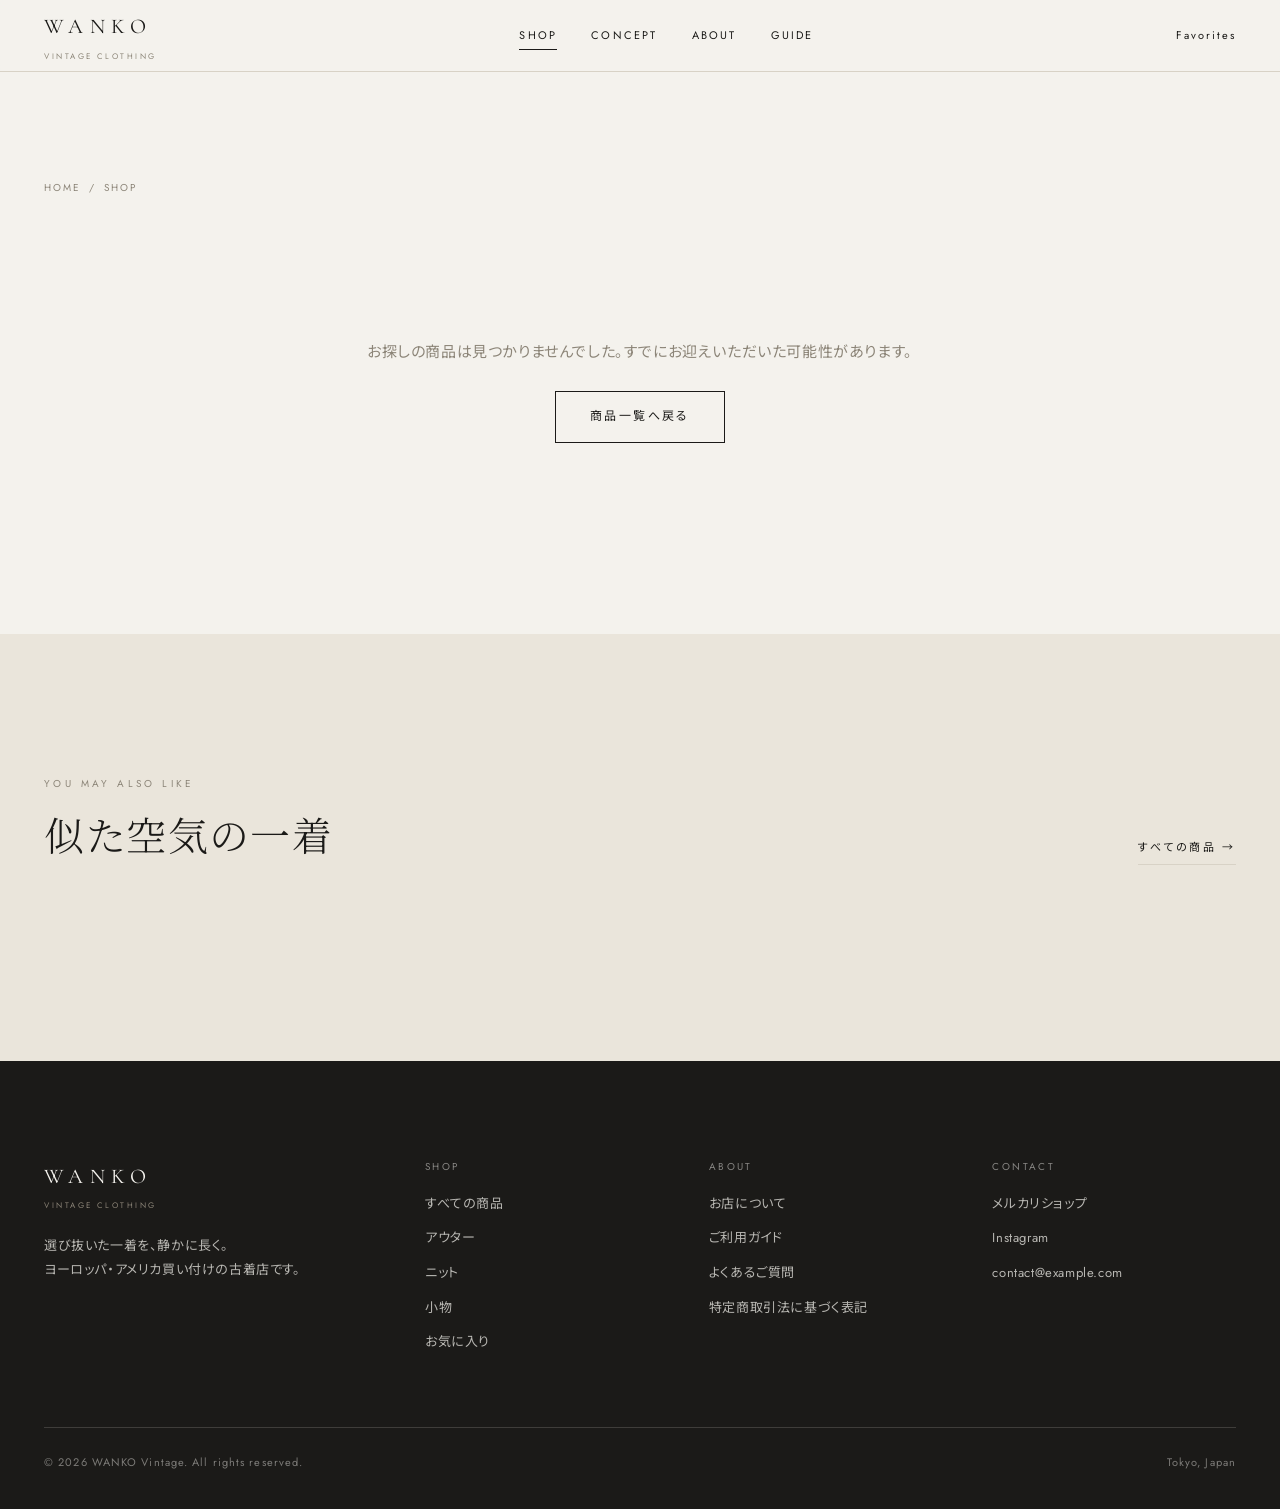
<file: item.html>
<!DOCTYPE html>
<html lang="ja">
<head>
<meta charset="UTF-8">
<meta name="viewport" content="width=device-width, initial-scale=1">
<title>商品詳細｜WANKO VINTAGE</title>
<meta name="description" content="WANKO VINTAGE の商品詳細ページ。実寸・素材・コンディションを記載しています。">
<meta property="og:title" content="商品詳細｜WANKO VINTAGE">
<meta property="og:description" content="WANKO VINTAGE の商品詳細ページ。実寸・素材・コンディションを記載しています。">
<meta property="og:type" content="website">
<link rel="preconnect" href="https://fonts.googleapis.com">
<link rel="preconnect" href="https://fonts.gstatic.com" crossorigin>
<link href="https://fonts.googleapis.com/css2?family=Cormorant+Garamond:wght@300;400&family=Jost:wght@300;400;500&family=Noto+Sans+JP:wght@300;400;500&family=Noto+Serif+JP:wght@300;400&display=swap" rel="stylesheet">
<link rel="stylesheet" href="assets/css/style.css">
<link rel="icon" href="data:image/svg+xml,<svg xmlns='http://www.w3.org/2000/svg' viewBox='0 0 32 32'><rect width='32' height='32' fill='%231b1a18'/><text x='16' y='22' font-size='16' font-family='serif' fill='%23f4f2ed' text-anchor='middle'>W</text></svg>">
</head>
<body>

<header class="header is-static">
  <div class="header__inner">
    <a class="brand" href="index.html">WANKO<small>Vintage Clothing</small></a>
    <nav class="nav" aria-label="メインメニュー">
      <a href="shop.html" aria-current="page">Shop</a>
      <a href="index.html#concept">Concept</a>
      <a href="about.html">About</a>
      <a href="guide.html">Guide</a>
    </nav>
    <div class="header__actions">
      <a class="fav-btn" href="shop.html?fav=1">Favorites<span class="count" data-fav-count style="display:none">0</span></a>
      <button class="burger" type="button" aria-label="メニュー" aria-expanded="false" aria-controls="drawer">
        <span></span><span></span><span></span>
      </button>
    </div>
  </div>
</header>

<nav class="drawer" id="drawer" aria-label="メニュー">
  <a href="shop.html">Shop<small>商品一覧</small></a>
  <a href="index.html#concept">Concept<small>私たちについて</small></a>
  <a href="about.html">About<small>店舗案内</small></a>
  <a href="guide.html">Guide<small>ご利用ガイド</small></a>
  <a href="shop.html?fav=1">Favorites<small>お気に入り</small></a>
</nav>

<main>
  <section class="page-head" style="padding-bottom:24px">
    <div class="wrap">
      <p class="breadcrumb" id="crumb"><a href="index.html">Home</a><span>/</span><a href="shop.html">Shop</a></p>
    </div>
  </section>

  <section class="section--tight" style="padding-top:0">
    <div class="wrap" id="item-root"></div>
  </section>

  <section class="section section--warm" id="related-section">
    <div class="wrap">
      <div class="section__head">
        <div>
          <p class="eyebrow">You may also like</p>
          <h2 class="h-section">似た空気の一着</h2>
        </div>
        <a class="link-more" href="shop.html">すべての商品 →</a>
      </div>
      <div class="grid" id="related"></div>
    </div>
  </section>
</main>

<footer class="footer">
  <div class="wrap">
    <div class="footer__top">
      <div>
        <a class="brand" href="index.html">WANKO<small>Vintage Clothing</small></a>
        <p style="margin-top:20px;font-size:13px;max-width:22em">
          選び抜いた一着を、静かに長く。<br>ヨーロッパ・アメリカ買い付けの古着店です。
        </p>
      </div>
      <div>
        <h4>Shop</h4>
        <ul>
          <li><a href="shop.html">すべての商品</a></li>
          <li><a href="shop.html?cat=outer">アウター</a></li>
          <li><a href="shop.html?cat=knit">ニット</a></li>
          <li><a href="shop.html?cat=accessory">小物</a></li>
          <li><a href="shop.html?fav=1">お気に入り</a></li>
        </ul>
      </div>
      <div>
        <h4>About</h4>
        <ul>
          <li><a href="about.html">お店について</a></li>
          <li><a href="guide.html">ご利用ガイド</a></li>
          <li><a href="guide.html#faq">よくあるご質問</a></li>
          <li><a href="guide.html#law">特定商取引法に基づく表記</a></li>
        </ul>
      </div>
      <div>
        <h4>Contact</h4>
        <ul>
          <li><a data-shop-mercari href="#" target="_blank" rel="noopener noreferrer">メルカリショップ</a></li>
          <li><a data-shop-instagram href="#" target="_blank" rel="noopener noreferrer">Instagram</a></li>
          <li><a data-shop-email="text" href="#">contact@example.com</a></li>
        </ul>
      </div>
    </div>
    <div class="footer__bottom">
      <span>© <span data-year>2026</span> WANKO Vintage. All rights reserved.</span>
      <span>Tokyo, Japan</span>
    </div>
  </div>
</footer>
<script src="assets/js/products.js"></script>
<script src="assets/js/main.js"></script>
<script src="assets/js/item.js"></script>
</body>
</html>
</file>
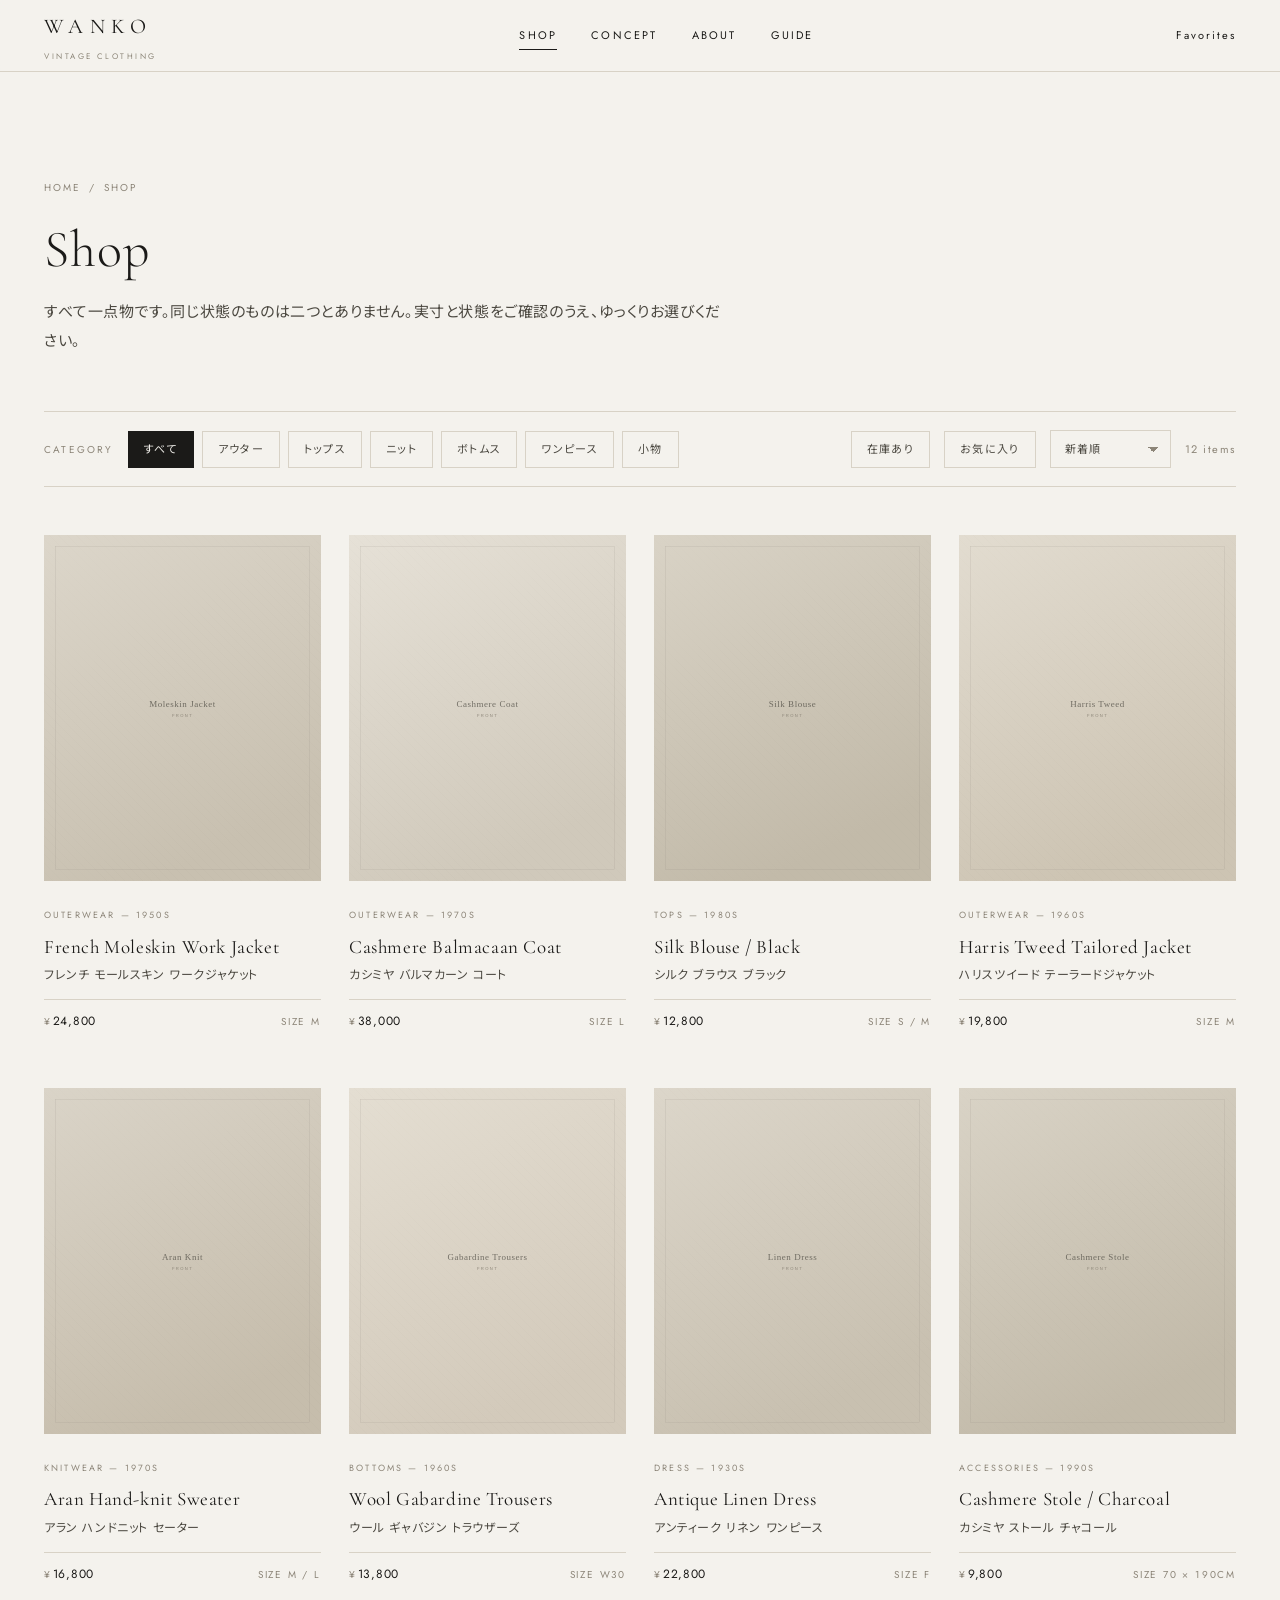
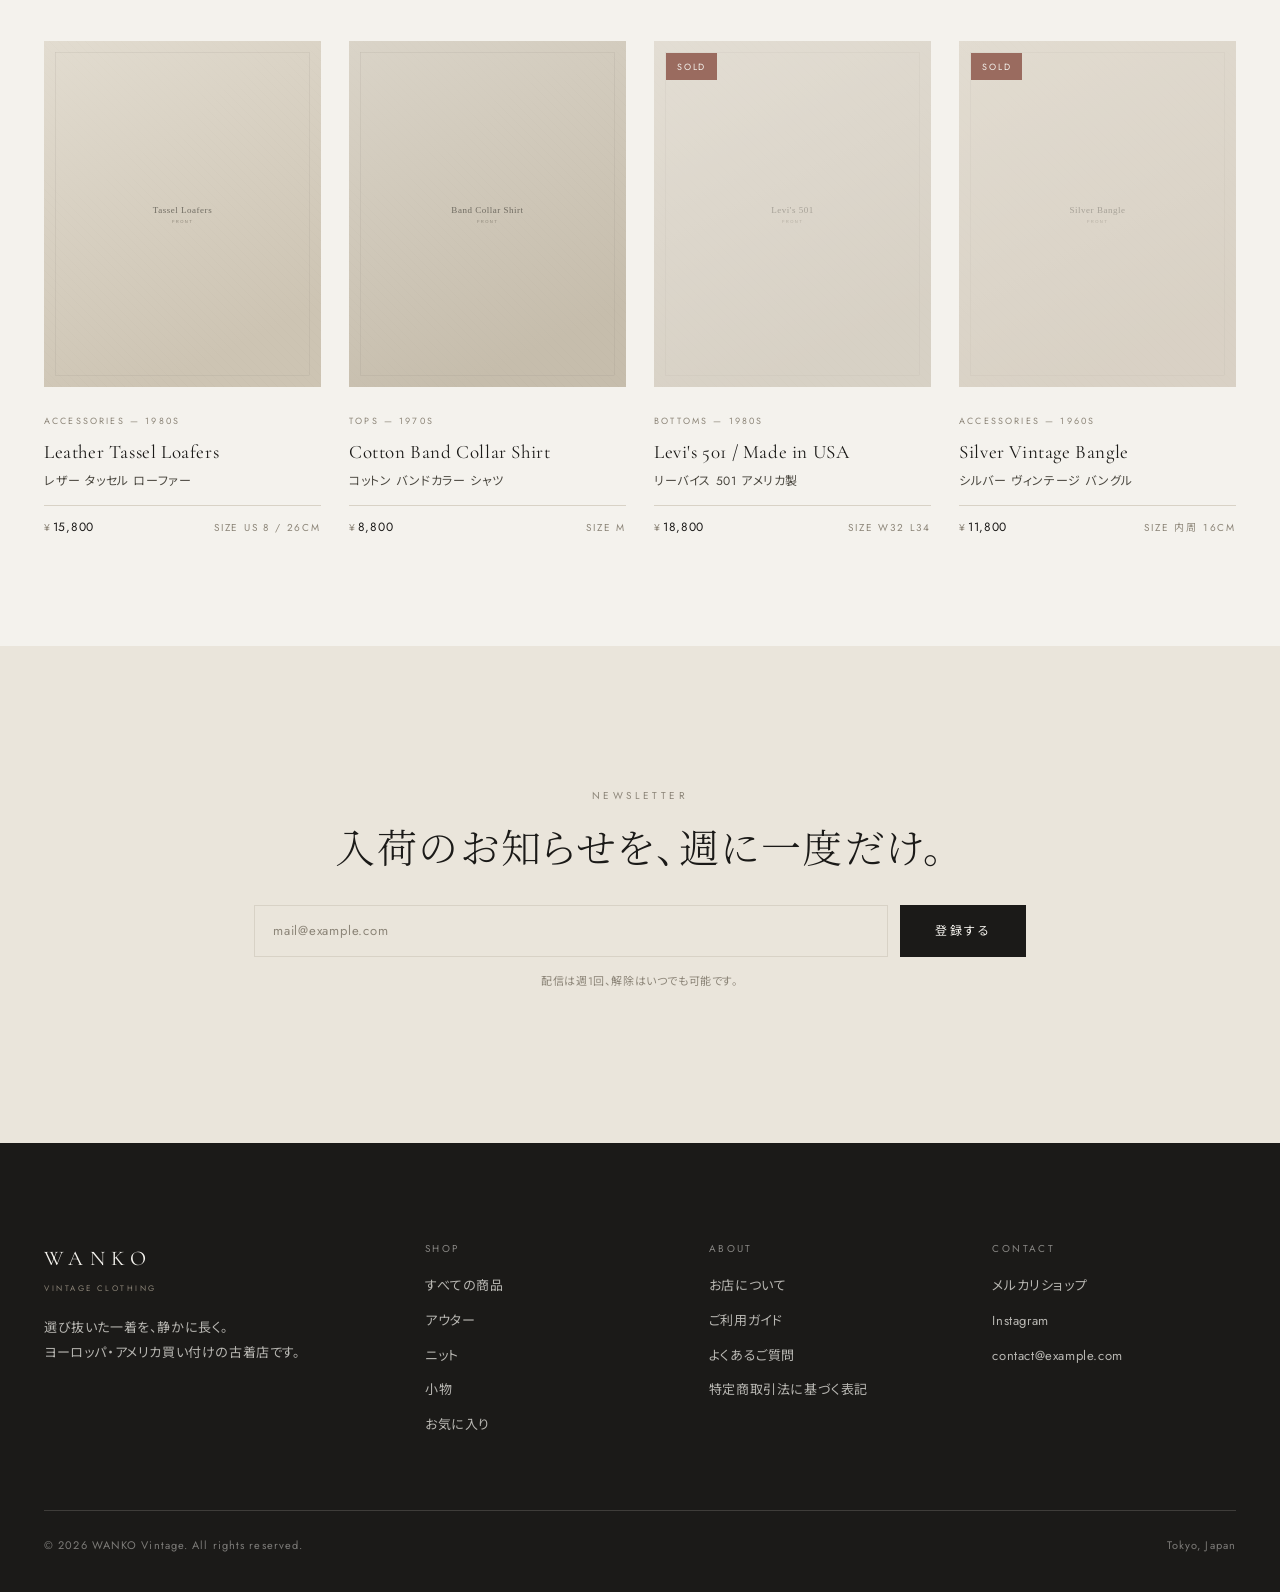
<file: shop.html>
<!DOCTYPE html>
<html lang="ja">
<head>
<meta charset="UTF-8">
<meta name="viewport" content="width=device-width, initial-scale=1">
<title>商品一覧｜WANKO VINTAGE</title>
<meta name="description" content="WANKO VINTAGE の取扱商品一覧。アウター、ニット、トップス、ボトムス、ワンピース、小物。すべて一点物です。">
<meta property="og:title" content="商品一覧｜WANKO VINTAGE">
<meta property="og:description" content="WANKO VINTAGE の取扱商品一覧。アウター、ニット、トップス、ボトムス、ワンピース、小物。すべて一点物です。">
<meta property="og:type" content="website">
<link rel="preconnect" href="https://fonts.googleapis.com">
<link rel="preconnect" href="https://fonts.gstatic.com" crossorigin>
<link href="https://fonts.googleapis.com/css2?family=Cormorant+Garamond:wght@300;400&family=Jost:wght@300;400;500&family=Noto+Sans+JP:wght@300;400;500&family=Noto+Serif+JP:wght@300;400&display=swap" rel="stylesheet">
<link rel="stylesheet" href="assets/css/style.css">
<link rel="icon" href="data:image/svg+xml,<svg xmlns='http://www.w3.org/2000/svg' viewBox='0 0 32 32'><rect width='32' height='32' fill='%231b1a18'/><text x='16' y='22' font-size='16' font-family='serif' fill='%23f4f2ed' text-anchor='middle'>W</text></svg>">
</head>
<body>

<header class="header is-static">
  <div class="header__inner">
    <a class="brand" href="index.html">WANKO<small>Vintage Clothing</small></a>
    <nav class="nav" aria-label="メインメニュー">
      <a href="shop.html" aria-current="page">Shop</a>
      <a href="index.html#concept">Concept</a>
      <a href="about.html">About</a>
      <a href="guide.html">Guide</a>
    </nav>
    <div class="header__actions">
      <a class="fav-btn" href="shop.html?fav=1">Favorites<span class="count" data-fav-count style="display:none">0</span></a>
      <button class="burger" type="button" aria-label="メニュー" aria-expanded="false" aria-controls="drawer">
        <span></span><span></span><span></span>
      </button>
    </div>
  </div>
</header>

<nav class="drawer" id="drawer" aria-label="メニュー">
  <a href="shop.html">Shop<small>商品一覧</small></a>
  <a href="index.html#concept">Concept<small>私たちについて</small></a>
  <a href="about.html">About<small>店舗案内</small></a>
  <a href="guide.html">Guide<small>ご利用ガイド</small></a>
  <a href="shop.html?fav=1">Favorites<small>お気に入り</small></a>
</nav>

<main>
  <section class="page-head">
    <div class="wrap">
      <p class="breadcrumb"><a href="index.html">Home</a><span>/</span>Shop</p>
      <h1 class="h-display">Shop</h1>
      <p class="lead" style="margin-top:18px">
        すべて一点物です。同じ状態のものは二つとありません。実寸と状態をご確認のうえ、ゆっくりお選びください。
      </p>
    </div>
  </section>

  <section class="section--tight" style="padding-top:0">
    <div class="wrap">
      <div class="filters">
        <div class="filter-group" id="cat-chips"></div>
        <div class="filters__right">
          <button type="button" class="chip" id="in-stock">在庫あり</button>
          <button type="button" class="chip" id="fav-only">お気に入り</button>
          <select class="select" id="sort" aria-label="並び替え">
            <option value="new">新着順</option>
            <option value="price-asc">価格が低い順</option>
            <option value="price-desc">価格が高い順</option>
            <option value="era">年代が古い順</option>
          </select>
          <span class="result-count" id="result-count"></span>
        </div>
      </div>

      <div class="grid" id="grid"></div>
      <p class="empty" id="empty" hidden>該当する商品はありません。条件を変えてお試しください。</p>
    </div>
  </section>

  <section class="section section--warm">
    <div class="wrap wrap--narrow center">
      <p class="eyebrow">Newsletter</p>
      <h2 class="h-section">入荷のお知らせを、週に一度だけ。</h2>
      <form class="subscribe" data-subscribe style="justify-content:center">
        <input type="email" name="email" placeholder="mail@example.com" required aria-label="メールアドレス">
        <button class="btn" type="submit">登録する</button>
      </form>
      <p class="form-note">配信は週1回、解除はいつでも可能です。</p>
    </div>
  </section>
</main>

<footer class="footer">
  <div class="wrap">
    <div class="footer__top">
      <div>
        <a class="brand" href="index.html">WANKO<small>Vintage Clothing</small></a>
        <p style="margin-top:20px;font-size:13px;max-width:22em">
          選び抜いた一着を、静かに長く。<br>ヨーロッパ・アメリカ買い付けの古着店です。
        </p>
      </div>
      <div>
        <h4>Shop</h4>
        <ul>
          <li><a href="shop.html">すべての商品</a></li>
          <li><a href="shop.html?cat=outer">アウター</a></li>
          <li><a href="shop.html?cat=knit">ニット</a></li>
          <li><a href="shop.html?cat=accessory">小物</a></li>
          <li><a href="shop.html?fav=1">お気に入り</a></li>
        </ul>
      </div>
      <div>
        <h4>About</h4>
        <ul>
          <li><a href="about.html">お店について</a></li>
          <li><a href="guide.html">ご利用ガイド</a></li>
          <li><a href="guide.html#faq">よくあるご質問</a></li>
          <li><a href="guide.html#law">特定商取引法に基づく表記</a></li>
        </ul>
      </div>
      <div>
        <h4>Contact</h4>
        <ul>
          <li><a data-shop-mercari href="#" target="_blank" rel="noopener noreferrer">メルカリショップ</a></li>
          <li><a data-shop-instagram href="#" target="_blank" rel="noopener noreferrer">Instagram</a></li>
          <li><a data-shop-email="text" href="#">contact@example.com</a></li>
        </ul>
      </div>
    </div>
    <div class="footer__bottom">
      <span>© <span data-year>2026</span> WANKO Vintage. All rights reserved.</span>
      <span>Tokyo, Japan</span>
    </div>
  </div>
</footer>
<script src="assets/js/products.js"></script>
<script src="assets/js/main.js"></script>
<script src="assets/js/shop.js"></script>
</body>
</html>
</file>
<file: assets/css/style.css>
/* =========================================================
   WANKO VINTAGE — base stylesheet
   静かで落ち着いた「シック」を基調にした古着ECのスタイル定義
   ========================================================= */

:root {
  /* palette — 彩度を抑えた紙と墨のトーン */
  --paper:      #f4f2ed;
  --paper-warm: #eae5db;
  --paper-deep: #e0dad0;
  --ink:        #1b1a18;
  --ink-soft:   #4b4840;
  --stone:      #8c8578;
  --line:       #d8d2c6;
  --accent:     #6d5d47;
  --accent-dk:  #4e4132;
  --sold:       #9a6b5f;

  /* type */
  --serif: "Cormorant Garamond", "Noto Serif JP", "Hiragino Mincho ProN", serif;
  --sans:  "Jost", "Noto Sans JP", "Hiragino Sans", "Helvetica Neue", sans-serif;

  /* metrics */
  --header-h: 72px;
  --gutter: 24px;
  --maxw: 1240px;
  --ease: cubic-bezier(.22, .61, .36, 1);
}

*, *::before, *::after { box-sizing: border-box; }

html { -webkit-text-size-adjust: 100%; scroll-behavior: smooth; }

body {
  margin: 0;
  background: var(--paper);
  color: var(--ink);
  font-family: var(--sans);
  font-size: 15px;
  line-height: 1.9;
  font-feature-settings: "palt";
  letter-spacing: .04em;
  overflow-x: hidden;
}

img { max-width: 100%; display: block; }
a { color: inherit; text-decoration: none; }
button { font: inherit; color: inherit; background: none; border: 0; cursor: pointer; }

/* ---------- helpers ---------- */
.wrap { width: 100%; max-width: var(--maxw); margin-inline: auto; padding-inline: var(--gutter); }
.wrap--narrow { max-width: 820px; }

.eyebrow {
  font-family: var(--sans);
  font-size: 10px;
  letter-spacing: .34em;
  text-transform: uppercase;
  color: var(--stone);
  margin: 0 0 18px;
}

.h-display {
  font-family: var(--serif);
  font-weight: 300;
  font-size: clamp(34px, 6vw, 68px);
  line-height: 1.18;
  letter-spacing: .02em;
  margin: 0;
}

.h-section {
  font-family: var(--serif);
  font-weight: 300;
  font-size: clamp(26px, 3.4vw, 40px);
  line-height: 1.35;
  letter-spacing: .04em;
  margin: 0 0 20px;
}

.lead { color: var(--ink-soft); max-width: 46em; margin: 0; }
.muted { color: var(--stone); }
.center { text-align: center; }

.rule { height: 1px; background: var(--line); border: 0; margin: 0; }

/* ---------- buttons ---------- */
.btn {
  display: inline-flex;
  align-items: center;
  justify-content: center;
  gap: .7em;
  min-height: 52px;
  padding: 0 34px;
  border: 1px solid var(--ink);
  background: var(--ink);
  color: var(--paper);
  font-size: 12px;
  letter-spacing: .2em;
  text-transform: uppercase;
  transition: background .35s var(--ease), color .35s var(--ease), border-color .35s var(--ease);
}
.btn:hover { background: transparent; color: var(--ink); }

.btn--ghost { background: transparent; color: var(--ink); }
.btn--ghost:hover { background: var(--ink); color: var(--paper); }

.btn--wide { width: 100%; }
.btn[disabled], .btn.is-disabled {
  background: var(--paper-deep); border-color: var(--paper-deep);
  color: var(--stone); pointer-events: none;
}

.link-more {
  display: inline-flex; align-items: center; gap: .8em;
  font-size: 11px; letter-spacing: .24em; text-transform: uppercase;
  padding-bottom: 6px; border-bottom: 1px solid var(--line);
  transition: border-color .35s var(--ease), gap .35s var(--ease);
}
.link-more:hover { border-color: var(--ink); gap: 1.4em; }

/* ---------- header ---------- */
.header {
  position: fixed; inset: 0 0 auto 0; z-index: 90;
  height: var(--header-h);
  display: flex; align-items: center;
  transition: background .4s var(--ease), border-color .4s var(--ease), color .4s var(--ease);
  border-bottom: 1px solid transparent;
}
.header__inner {
  width: 100%; max-width: var(--maxw); margin-inline: auto;
  padding-inline: var(--gutter);
  display: flex; align-items: center; justify-content: space-between; gap: 24px;
}
.header.is-solid,
.header.is-static {
  background: rgba(244, 242, 237, .92);
  backdrop-filter: saturate(140%) blur(10px);
  border-bottom-color: var(--line);
}
.header.is-over { color: var(--paper); }

.brand {
  font-family: var(--serif);
  font-size: 21px; letter-spacing: .3em; text-transform: uppercase;
  white-space: nowrap;
}
.brand small {
  display: block; font-family: var(--sans);
  font-size: 8px; letter-spacing: .32em; color: var(--stone); margin-top: 2px;
}
.header.is-over .brand small { color: rgba(244,242,237,.7); }

.nav { display: flex; align-items: center; gap: 34px; }
.nav a {
  position: relative;
  font-size: 11px; letter-spacing: .2em; text-transform: uppercase;
  padding: 4px 0;
}
.nav a::after {
  content: ""; position: absolute; left: 0; bottom: 0;
  width: 100%; height: 1px; background: currentColor;
  transform: scaleX(0); transform-origin: right;
  transition: transform .4s var(--ease);
}
.nav a:hover::after, .nav a[aria-current="page"]::after { transform: scaleX(1); transform-origin: left; }

.header__actions { display: flex; align-items: center; gap: 18px; }

.fav-btn { display: inline-flex; align-items: center; gap: 7px; font-size: 11px; letter-spacing: .18em; }
.fav-btn .count {
  min-width: 19px; height: 19px; padding: 0 5px;
  display: inline-grid; place-items: center;
  border-radius: 999px; background: var(--ink); color: var(--paper);
  font-size: 10px; letter-spacing: 0;
}
.header.is-over .fav-btn .count { background: var(--paper); color: var(--ink); }

.burger { display: none; width: 26px; height: 16px; position: relative; }
.burger span {
  position: absolute; left: 0; width: 100%; height: 1px; background: currentColor;
  transition: transform .4s var(--ease), opacity .3s var(--ease);
}
.burger span:nth-child(1) { top: 0; }
.burger span:nth-child(2) { top: 50%; }
.burger span:nth-child(3) { bottom: 0; }
body.is-menu-open .burger span:nth-child(1) { transform: translateY(7px) rotate(45deg); }
body.is-menu-open .burger span:nth-child(2) { opacity: 0; }
body.is-menu-open .burger span:nth-child(3) { transform: translateY(-8px) rotate(-45deg); }

/* drawer (mobile) */
.drawer {
  position: fixed; inset: 0; z-index: 80;
  background: var(--paper);
  padding: calc(var(--header-h) + 40px) var(--gutter) 40px;
  display: flex; flex-direction: column; gap: 6px;
  opacity: 0; visibility: hidden; transform: translateY(-12px);
  transition: opacity .4s var(--ease), transform .4s var(--ease), visibility .4s;
}
body.is-menu-open .drawer { opacity: 1; visibility: visible; transform: none; }
.drawer a {
  font-family: var(--serif); font-size: 30px; font-weight: 300;
  padding: 14px 0; border-bottom: 1px solid var(--line);
}
.drawer a small {
  display: block; font-family: var(--sans);
  font-size: 10px; letter-spacing: .24em; color: var(--stone); text-transform: uppercase;
}

/* ---------- hero ---------- */
.hero {
  position: relative; min-height: 100svh;
  display: flex; align-items: flex-end;
  color: var(--paper); overflow: hidden;
}
.hero__bg { position: absolute; inset: 0; }
.hero__bg img { width: 100%; height: 100%; object-fit: cover; }
.hero__bg::after {
  content: ""; position: absolute; inset: 0;
  background: linear-gradient(180deg, rgba(20,19,17,.42) 0%, rgba(20,19,17,.18) 40%, rgba(20,19,17,.72) 100%);
}
.hero__inner { position: relative; width: 100%; padding-bottom: clamp(56px, 9vh, 104px); }
.hero .h-display { color: var(--paper); max-width: 16em; }
.hero__lead { color: rgba(244,242,237,.82); max-width: 32em; margin: 26px 0 36px; }
.hero__meta {
  display: flex; flex-wrap: wrap; gap: 28px; align-items: center;
  margin-top: 44px; padding-top: 24px;
  border-top: 1px solid rgba(244,242,237,.22);
  font-size: 11px; letter-spacing: .18em; text-transform: uppercase;
  color: rgba(244,242,237,.72);
}
.hero .btn { border-color: var(--paper); background: var(--paper); color: var(--ink); }
.hero .btn:hover { background: transparent; color: var(--paper); }

.scroll-hint {
  position: absolute; right: var(--gutter); bottom: 0;
  writing-mode: vertical-rl;
  font-size: 10px; letter-spacing: .3em; text-transform: uppercase;
  color: rgba(244,242,237,.6);
  padding-bottom: 76px;
}
.scroll-hint::after {
  content: ""; position: absolute; left: 50%; bottom: 0;
  width: 1px; height: 60px; background: rgba(244,242,237,.4);
  animation: hint 2.6s var(--ease) infinite;
}
@keyframes hint {
  0%   { transform: scaleY(0); transform-origin: top; }
  45%  { transform: scaleY(1); transform-origin: top; }
  55%  { transform: scaleY(1); transform-origin: bottom; }
  100% { transform: scaleY(0); transform-origin: bottom; }
}

/* ---------- sections ---------- */
.section { padding: clamp(72px, 11vw, 140px) 0; }
.section--tight { padding: clamp(56px, 8vw, 96px) 0; }
.section--warm { background: var(--paper-warm); }
.section--ink { background: var(--ink); color: var(--paper); }
.section--ink .eyebrow, .section--ink .muted { color: rgba(244,242,237,.55); }
.section--ink .lead { color: rgba(244,242,237,.78); }

.section__head {
  display: flex; align-items: flex-end; justify-content: space-between;
  gap: 32px; flex-wrap: wrap; margin-bottom: clamp(32px, 5vw, 56px);
}
.section__head .h-section { margin-bottom: 0; }

/* concept */
.concept { display: grid; grid-template-columns: 1fr 1fr; gap: clamp(32px, 6vw, 88px); align-items: center; }
.concept__figure { position: relative; }
.concept__figure img { aspect-ratio: 4 / 5; object-fit: cover; }
.concept__figure figcaption {
  position: absolute; left: -14px; bottom: 22px;
  background: var(--paper); padding: 10px 16px;
  font-size: 10px; letter-spacing: .24em; text-transform: uppercase; color: var(--stone);
}
.concept__body p + p { margin-top: 1.4em; }

/* ---------- product grid ---------- */
.grid {
  display: grid;
  grid-template-columns: repeat(auto-fill, minmax(255px, 1fr));
  gap: clamp(28px, 3.4vw, 48px) clamp(18px, 2.2vw, 32px);
}
.grid--3 { grid-template-columns: repeat(3, 1fr); }

.card { position: relative; display: block; }
.card__media {
  display: block; /* <a> のままだと aspect-ratio が効かない */
  position: relative; overflow: hidden; background: var(--paper-deep);
  aspect-ratio: 4 / 5;
}
.card__media img {
  width: 100%; height: 100%; object-fit: cover;
  transition: transform 1.1s var(--ease), opacity .6s var(--ease);
}
.card:hover .card__media img { transform: scale(1.045); }

.card__badge {
  position: absolute; top: 12px; left: 12px; z-index: 2;
  padding: 5px 11px; background: var(--paper); color: var(--ink);
  font-size: 9px; letter-spacing: .2em; text-transform: uppercase;
}
.card__badge--sold { background: var(--sold); color: var(--paper); }

.card__fav {
  position: absolute; top: 10px; right: 10px; z-index: 2;
  width: 34px; height: 34px; display: grid; place-items: center;
  border-radius: 50%; background: rgba(244,242,237,.86);
  opacity: 0; transform: translateY(-4px);
  transition: opacity .3s var(--ease), transform .3s var(--ease), background .3s var(--ease);
}
.card:hover .card__fav, .card__fav.is-on { opacity: 1; transform: none; }
.card__fav svg { width: 15px; height: 15px; fill: none; stroke: var(--ink); stroke-width: 1.4; }
.card__fav.is-on svg { fill: var(--ink); }

.card__body { padding-top: 16px; }
.card__body > a { display: block; }
.card__cat { font-size: 9px; letter-spacing: .24em; text-transform: uppercase; color: var(--stone); }
.card__name {
  font-family: var(--serif); font-size: 19px; font-weight: 400; line-height: 1.45;
  margin: 6px 0 4px;
}
.card__jp { font-size: 12px; color: var(--ink-soft); margin: 0 0 10px; }
.card__meta {
  display: flex; align-items: baseline; justify-content: space-between; gap: 12px;
  padding-top: 10px; border-top: 1px solid var(--line);
  font-size: 12px;
}
.card__price { letter-spacing: .06em; }
.card__price .yen { font-size: 10px; color: var(--stone); margin-right: 2px; }
.card__size { font-size: 10px; letter-spacing: .18em; text-transform: uppercase; color: var(--stone); }
.card.is-sold .card__media img { opacity: .52; }

/* ---------- category strip ---------- */
.cats { display: grid; grid-template-columns: repeat(3, 1fr); gap: 2px; }
.cat {
  position: relative; display: flex; align-items: flex-end;
  aspect-ratio: 3 / 4; overflow: hidden; color: var(--paper);
}
.cat img { position: absolute; inset: 0; width: 100%; height: 100%; object-fit: cover; transition: transform 1.2s var(--ease); }
.cat::after { content: ""; position: absolute; inset: 0; background: linear-gradient(180deg, rgba(20,19,17,.05), rgba(20,19,17,.6)); }
.cat:hover img { transform: scale(1.06); }
.cat__label { position: relative; z-index: 2; padding: 24px; }
.cat__label b { display: block; font-family: var(--serif); font-size: 24px; font-weight: 400; }
.cat__label span { font-size: 10px; letter-spacing: .24em; text-transform: uppercase; opacity: .75; }

/* ---------- editorial / journal ---------- */
.notes { display: grid; grid-template-columns: repeat(3, 1fr); gap: clamp(24px, 3vw, 44px); }
.note__date { font-size: 10px; letter-spacing: .22em; color: var(--stone); }
.note h3 { font-family: var(--serif); font-weight: 400; font-size: 21px; line-height: 1.5; margin: 10px 0 8px; }
.note p { margin: 0; color: var(--ink-soft); font-size: 13px; }

/* ---------- steps ---------- */
.steps { display: grid; grid-template-columns: repeat(4, 1fr); gap: clamp(20px, 3vw, 40px); counter-reset: s; }
.step { padding-top: 22px; border-top: 1px solid var(--line); }
.section--ink .step { border-color: rgba(244,242,237,.2); }
.step::before {
  counter-increment: s; content: "0" counter(s);
  display: block; font-family: var(--serif); font-size: 13px; letter-spacing: .2em; color: var(--stone); margin-bottom: 12px;
}
.step h3 { font-size: 14px; font-weight: 500; letter-spacing: .1em; margin: 0 0 8px; }
.step p { margin: 0; font-size: 13px; color: var(--ink-soft); }
.section--ink .step p { color: rgba(244,242,237,.72); }

/* ---------- newsletter ---------- */
.subscribe { display: flex; gap: 12px; flex-wrap: wrap; margin-top: 28px; }
.subscribe input {
  flex: 1 1 260px; min-height: 52px; padding: 0 18px;
  background: transparent; border: 1px solid var(--line); color: inherit;
  font: inherit; font-size: 13px; letter-spacing: .06em;
}
.section--ink .subscribe input { border-color: rgba(244,242,237,.3); }
.subscribe input::placeholder { color: var(--stone); }
.subscribe input:focus { outline: none; border-color: currentColor; }
.section--ink .subscribe .btn { background: var(--paper); border-color: var(--paper); color: var(--ink); }
.section--ink .subscribe .btn:hover { background: transparent; color: var(--paper); }
.form-note { font-size: 11px; color: var(--stone); margin-top: 14px; }

/* ---------- page head (下層ページ) ---------- */
.page-head { padding: calc(var(--header-h) + clamp(48px, 8vw, 96px)) 0 clamp(32px, 5vw, 56px); }
.page-head .h-display { font-size: clamp(30px, 4.6vw, 52px); }
.breadcrumb { font-size: 10px; letter-spacing: .2em; text-transform: uppercase; color: var(--stone); margin-bottom: 22px; }
.breadcrumb a:hover { color: var(--ink); }
.breadcrumb span { margin: 0 8px; }

/* ---------- shop filters ---------- */
.filters {
  display: flex; flex-wrap: wrap; gap: 14px 28px; align-items: center;
  padding: 18px 0; border-top: 1px solid var(--line); border-bottom: 1px solid var(--line);
  margin-bottom: clamp(28px, 4vw, 48px);
}
.filter-group { display: flex; flex-wrap: wrap; gap: 8px; align-items: center; }
.filter-group > .label {
  font-size: 10px; letter-spacing: .22em; text-transform: uppercase; color: var(--stone); margin-right: 6px;
}
.chip {
  padding: 7px 15px; border: 1px solid var(--line);
  font-size: 11px; letter-spacing: .12em; color: var(--ink-soft);
  transition: border-color .3s var(--ease), background .3s var(--ease), color .3s var(--ease);
}
.chip:hover { border-color: var(--stone); }
.chip.is-on { background: var(--ink); border-color: var(--ink); color: var(--paper); }

.filters__right { margin-left: auto; display: flex; align-items: center; gap: 14px; }
.select {
  border: 1px solid var(--line); background: transparent;
  min-height: 38px; padding: 0 32px 0 14px; font: inherit; font-size: 11px;
  letter-spacing: .12em; color: var(--ink-soft);
  appearance: none;
  background-image: linear-gradient(45deg, transparent 50%, var(--stone) 50%), linear-gradient(135deg, var(--stone) 50%, transparent 50%);
  background-position: calc(100% - 17px) 50%, calc(100% - 12px) 50%;
  background-size: 5px 5px, 5px 5px; background-repeat: no-repeat;
}
.result-count { font-size: 11px; letter-spacing: .14em; color: var(--stone); }

.empty { padding: 80px 0; text-align: center; color: var(--stone); }

/* ---------- item detail ---------- */
.item { display: grid; grid-template-columns: 1.15fr 1fr; gap: clamp(32px, 5vw, 76px); align-items: start; }
.item__gallery { display: grid; gap: 8px; }
.item__main { background: var(--paper-deep); aspect-ratio: 4 / 5; overflow: hidden; }
.item__main img { width: 100%; height: 100%; object-fit: cover; }
.item__thumbs { display: grid; grid-template-columns: repeat(4, 1fr); gap: 8px; }
.item__thumbs button { aspect-ratio: 1; overflow: hidden; background: var(--paper-deep); opacity: .55; transition: opacity .3s var(--ease); }
.item__thumbs button.is-on, .item__thumbs button:hover { opacity: 1; }
.item__thumbs img { width: 100%; height: 100%; object-fit: cover; }

.item__info { position: sticky; top: calc(var(--header-h) + 28px); }
.item__title { font-family: var(--serif); font-weight: 300; font-size: clamp(26px, 3.2vw, 38px); line-height: 1.3; margin: 8px 0 6px; }
.item__jp { color: var(--ink-soft); margin: 0 0 22px; font-size: 13px; }
.item__price { font-size: 22px; letter-spacing: .06em; font-family: var(--serif); }
.item__price .tax { font-size: 11px; color: var(--stone); font-family: var(--sans); margin-left: 8px; letter-spacing: .1em; }
.item__cta { display: grid; gap: 12px; margin: 28px 0 8px; }
.item__note { font-size: 11px; color: var(--stone); line-height: 1.9; }

.spec { width: 100%; border-collapse: collapse; margin-top: 30px; font-size: 13px; }
.spec th, .spec td { text-align: left; padding: 12px 0; border-bottom: 1px solid var(--line); vertical-align: top; }
.spec th { width: 34%; font-weight: 400; color: var(--stone); font-size: 11px; letter-spacing: .16em; text-transform: uppercase; }

.acc { border-top: 1px solid var(--line); margin-top: 30px; }
.acc__item { border-bottom: 1px solid var(--line); }
.acc__btn {
  width: 100%; display: flex; align-items: center; justify-content: space-between; gap: 16px;
  padding: 16px 0; font-size: 12px; letter-spacing: .16em; text-transform: uppercase; text-align: left;
}
.acc__btn::after { content: "+"; font-size: 16px; color: var(--stone); transition: transform .35s var(--ease); }
.acc__item.is-open .acc__btn::after { transform: rotate(45deg); }
.acc__panel { display: none; padding: 0 0 20px; font-size: 13px; color: var(--ink-soft); }
.acc__item.is-open .acc__panel { display: block; }

/* ---------- about ---------- */
.about-grid { display: grid; grid-template-columns: 1fr 1fr; gap: clamp(32px, 6vw, 80px); align-items: center; }
.about-grid img { aspect-ratio: 3 / 4; object-fit: cover; }
.values { display: grid; grid-template-columns: repeat(3, 1fr); gap: clamp(24px, 3vw, 48px); }
.value { padding-top: 24px; border-top: 1px solid var(--line); }
.value h3 { font-family: var(--serif); font-weight: 400; font-size: 22px; margin: 0 0 10px; }
.value p { margin: 0; font-size: 13px; color: var(--ink-soft); }

.info-table { width: 100%; border-collapse: collapse; font-size: 13px; }
.info-table th, .info-table td { text-align: left; padding: 16px 0; border-bottom: 1px solid var(--line); vertical-align: top; }
.info-table th { width: 26%; font-weight: 400; color: var(--stone); font-size: 11px; letter-spacing: .16em; text-transform: uppercase; }

/* ---------- faq ---------- */
.faq { max-width: 820px; }
.faq .acc { border-top: 1px solid var(--line); margin-top: 0; }
.faq .acc__btn { text-transform: none; font-size: 14px; letter-spacing: .06em; padding: 20px 0; }

/* ---------- footer ---------- */
.footer { background: var(--ink); color: rgba(244,242,237,.72); padding: clamp(56px, 8vw, 96px) 0 36px; }
.footer a:hover { color: var(--paper); }
.footer__top { display: grid; grid-template-columns: 1.4fr 1fr 1fr 1fr; gap: 40px; }
.footer .brand { color: var(--paper); }
.footer h4 { font-size: 10px; letter-spacing: .24em; text-transform: uppercase; color: rgba(244,242,237,.5); margin: 0 0 16px; font-weight: 400; }
.footer ul { list-style: none; margin: 0; padding: 0; display: grid; gap: 10px; font-size: 13px; }
.footer__bottom {
  display: flex; flex-wrap: wrap; gap: 12px 28px; justify-content: space-between;
  margin-top: clamp(40px, 6vw, 72px); padding-top: 24px;
  border-top: 1px solid rgba(244,242,237,.16);
  font-size: 11px; letter-spacing: .1em; color: rgba(244,242,237,.45);
}

/* ---------- reveal ---------- */
.reveal { opacity: 0; transform: translateY(22px); transition: opacity .9s var(--ease), transform .9s var(--ease); }
.reveal.is-in { opacity: 1; transform: none; }
.reveal[data-delay="1"] { transition-delay: .09s; }
.reveal[data-delay="2"] { transition-delay: .18s; }
.reveal[data-delay="3"] { transition-delay: .27s; }

@media (prefers-reduced-motion: reduce) {
  *, *::before, *::after { animation-duration: .001ms !important; transition-duration: .001ms !important; }
  .reveal { opacity: 1; transform: none; }
  html { scroll-behavior: auto; }
}

/* ---------- responsive ---------- */
@media (max-width: 960px) {
  .nav { display: none; }
  .burger { display: block; }
  .concept, .item, .about-grid { grid-template-columns: 1fr; }
  .item__info { position: static; }
  .footer__top { grid-template-columns: 1fr 1fr; }
  .steps { grid-template-columns: 1fr 1fr; }
  .notes, .values, .grid--3 { grid-template-columns: 1fr 1fr; }
}

@media (max-width: 640px) {
  :root { --gutter: 18px; }
  body { font-size: 14px; }
  /* 日本語の見出しが途中で折れないよう、狭い幅では一段小さく */
  .hero .h-display { font-size: clamp(25px, 7.2vw, 32px); line-height: 1.55; }
  .hero__lead { margin: 20px 0 30px; }
  .grid { grid-template-columns: 1fr 1fr; gap: 26px 14px; }
  .card__name { font-size: 16px; }
  .card__jp { display: none; }
  .cats, .notes, .values, .grid--3 { grid-template-columns: 1fr; }
  .steps { grid-template-columns: 1fr; }
  .footer__top { grid-template-columns: 1fr; gap: 32px; }
  .hero__meta { gap: 14px 20px; }
  .scroll-hint { display: none; }
  .filters__right { width: 100%; margin-left: 0; }
}
</file>
